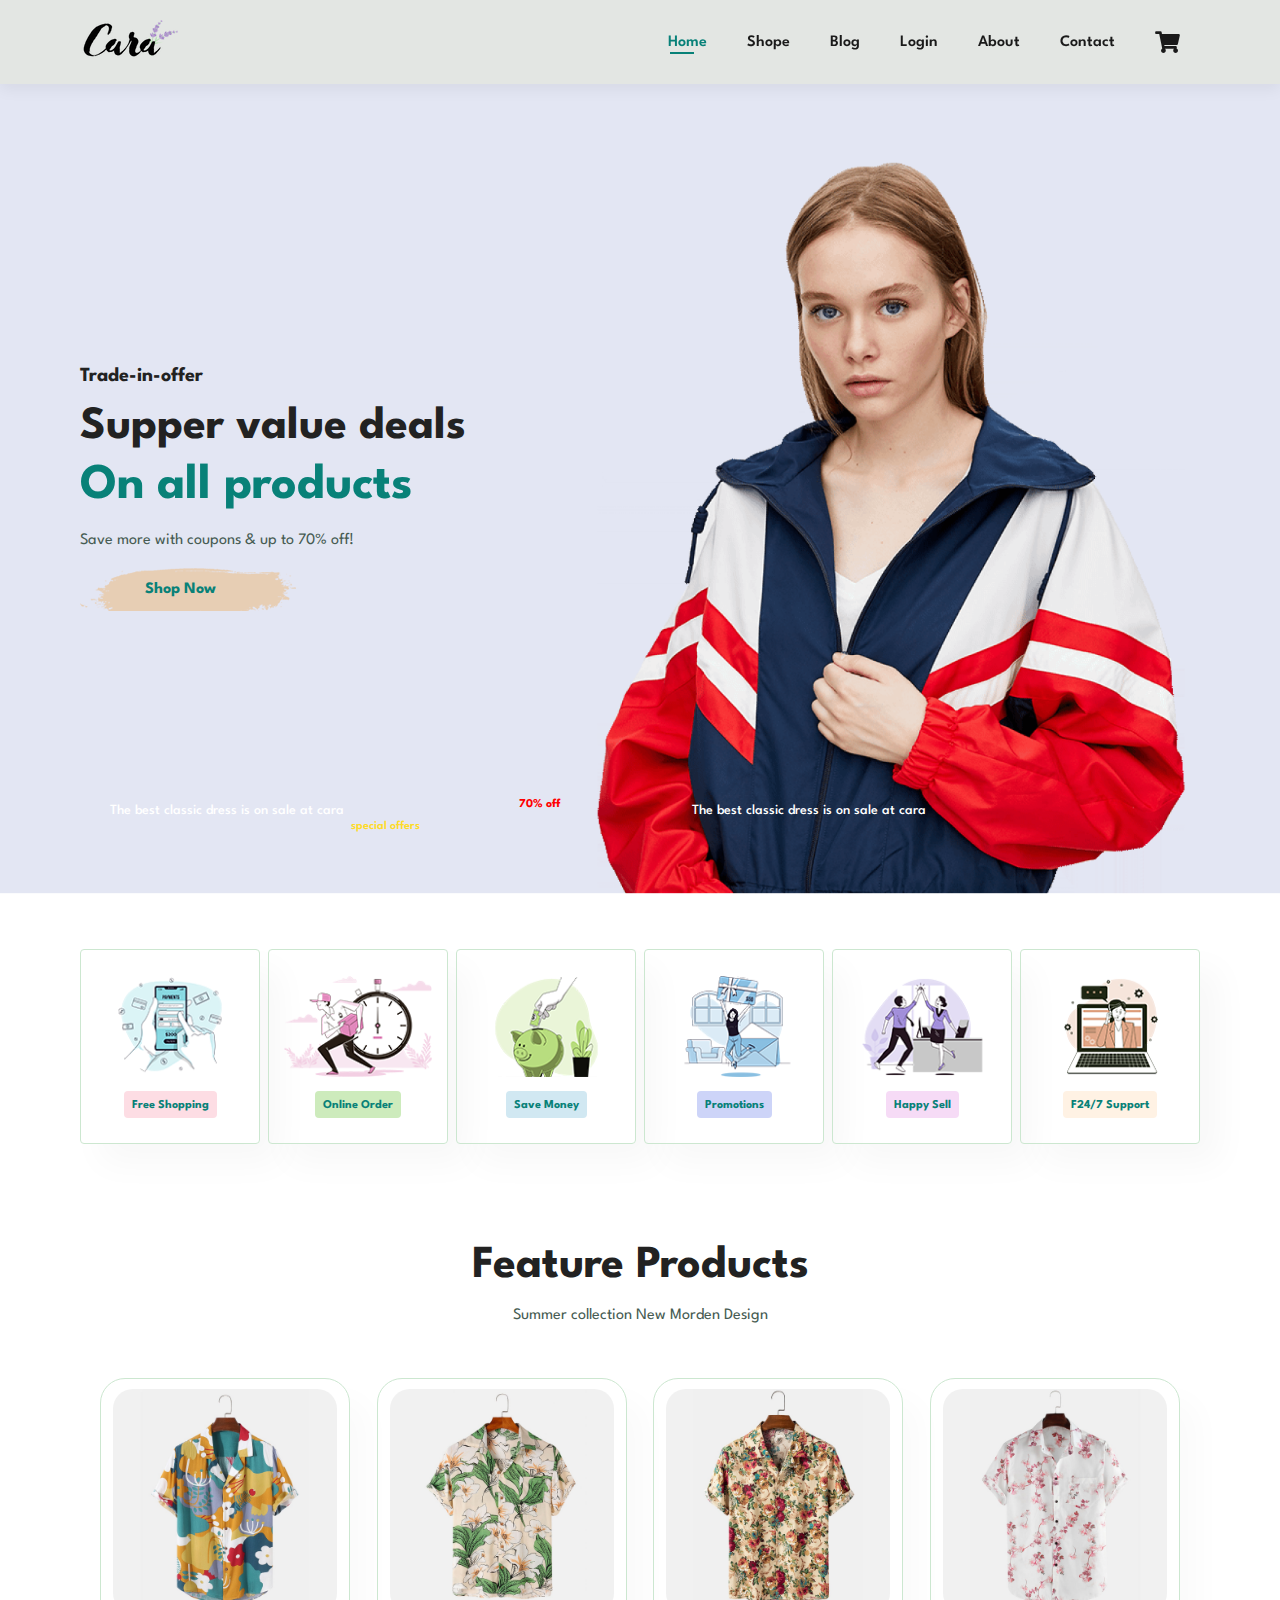
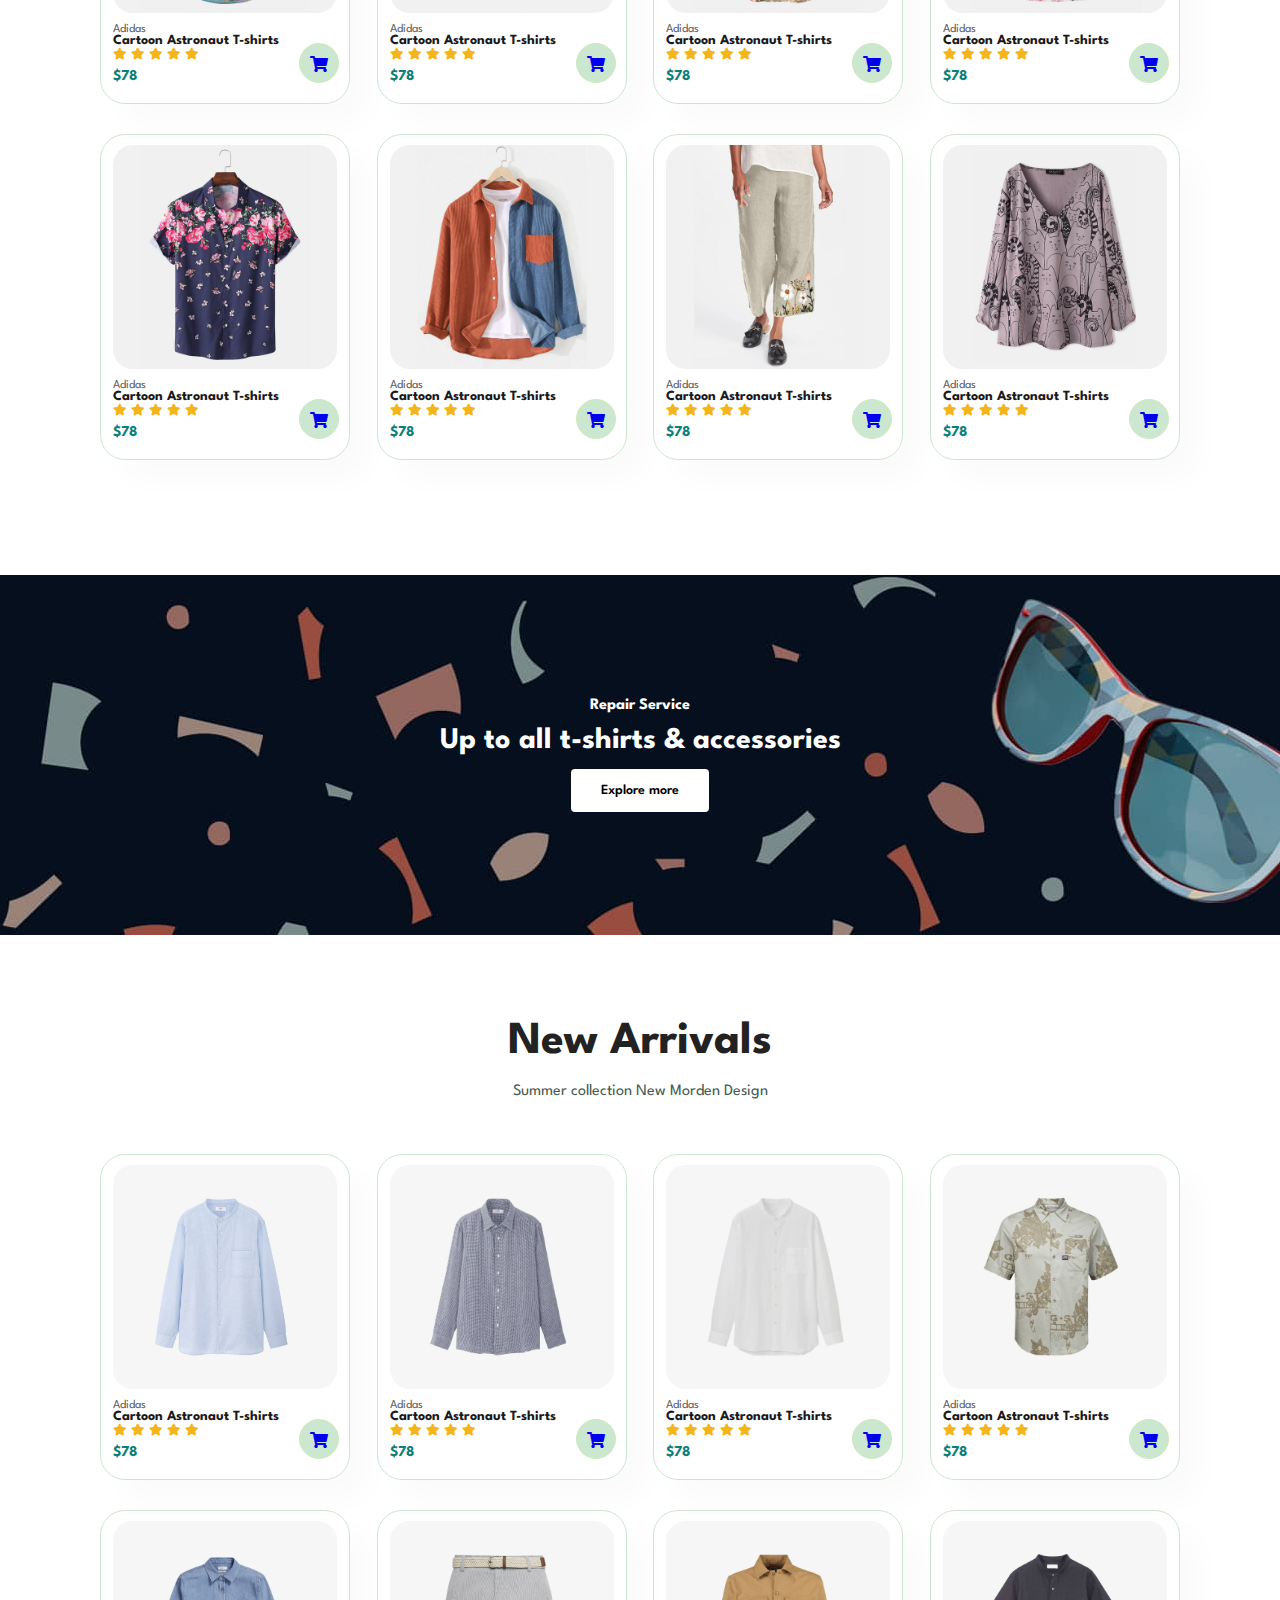
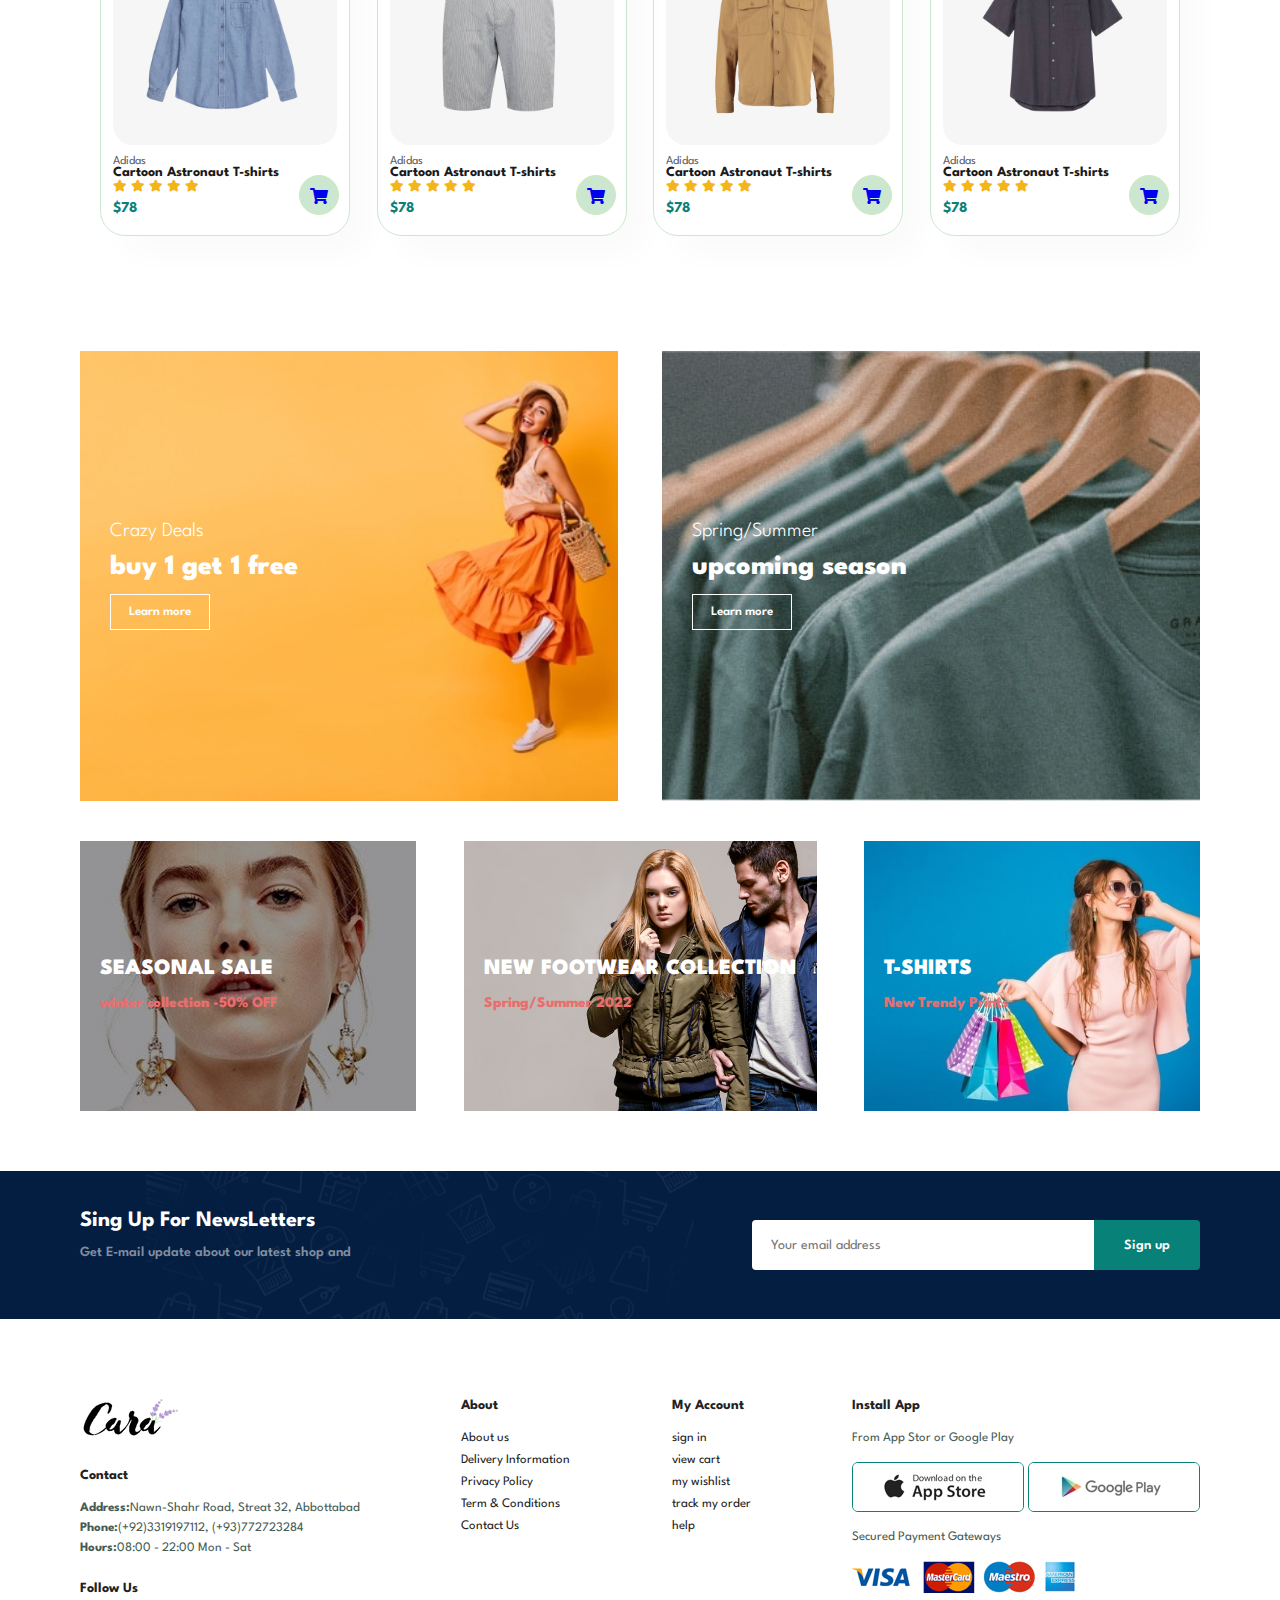
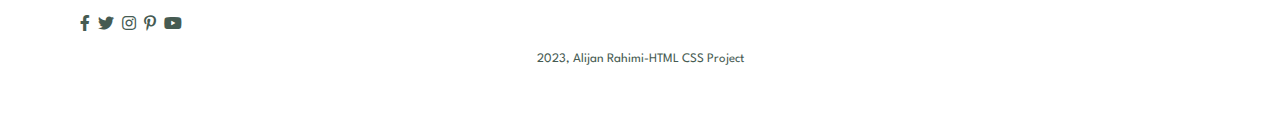
<file: ecommerce project website/index.html>
<!DOCTYPE html>
<html lang="en">
<head>
    <meta charset="UTF-8">
    <meta http-equiv="X-UA-Compatible" content="IE=edge">
    <meta name="viewport" content="width=device-width, initial-scale=1.0">
    <title>Ecommerce-Website</title>
    <link rel="stylesheet" href="https://use.fontawesome.com/releases/v5.15.4/css/all.css"/>
    <link rel="stylesheet" href="style.css">
</head>
<body>
    <section id="header">
        <a href="#"><img src="img/logo.png" class="logo" alt=""></a>
        <div>
            <ul id="navbar">
                <li><a class="active" href="index.html">Home</a></li>
                <li><a href="shop.html">Shope</a></li>
                <li><a href="blog.html">Blog</a></li>
                <li><a href="login.html">Login</a></li>
                <li><a href="about.html">About</a></li>
                <li><a href="contact.html">Contact</a></li>
                <li><a href="cart.html" id="shopping-bag"><i class="fas fa-shopping-cart"></i></a></li>
                <a href="#" id="close-icon"><i class="fas fa-times"></i></a>
            </ul>
        </div>
        <div id="mobile-menu">
            <a href="cart.html"> <i class="fas fa-shopping-cart"></i></a>
            <i id="bar" class="fas fa-outdent"></i>
        </div>
    </section>

    <section id="hero">
        <h4>Trade-in-offer</h4>
        <h2>Supper value deals</h2>
        <h1>On all products</h1>
        <p>Save more with coupons & up to 70% off!</p>
        <button>Shop Now</button>
    </section>

    <section id="feature" class="section-p1">
        <div class="feature-box">
            <img src="img/features/f1.png" alt="">
            <h6>Free Shopping</h6>
        </div>
        <div class="feature-box">
            <img src="img/features/f2.png" alt="">
            <h6>Online Order</h6>
        </div>
        <div class="feature-box">
            <img src="img/features/f3.png" alt="">
            <h6>Save Money</h6>
        </div>
        <div class="feature-box">
            <img src="img/features/f4.png" alt="">
            <h6>Promotions</h6>
        </div>
        <div class="feature-box">
            <img src="img/features/f5.png" alt="">
            <h6>Happy Sell</h6>
        </div>
        <div class="feature-box">
            <img src="img/features/f6.png" alt="">
            <h6>F24/7 Support</h6>
        </div>
    </section>

    <section id="product1" class="section-p1">
        <h2>Feature Products</h2>
        <p>Summer collection New Morden Design</p>
        <div class="pro-container">
            <div class="pro">
                <img src="img/products/f1.jpg" alt="">
                <div class="desciption">
                    <span>Adidas</span>
                    <h5>Cartoon Astronaut T-shirts</h5>
                    <div class="star">
                        <i class="fas fa-star"></i>
                        <i class="fas fa-star"></i>
                        <i class="fas fa-star"></i>
                        <i class="fas fa-star"></i>
                        <i class="fas fa-star"></i>
                    </div>
                    <h4>$78</h4>
                </div>
                <a href="#"><i class="fas fa-shopping-cart shopping-icon"></i></a>
            </div>
            <div class="pro">
                <img src="img/products/f2.jpg" alt="">
                <div class="desciption">
                    <span>Adidas</span>
                    <h5>Cartoon Astronaut T-shirts</h5>
                    <div class="star">
                        <i class="fas fa-star"></i>
                        <i class="fas fa-star"></i>
                        <i class="fas fa-star"></i>
                        <i class="fas fa-star"></i>
                        <i class="fas fa-star"></i>
                    </div>
                    <h4>$78</h4>
                </div>
                <a href="#"><i class="fas fa-shopping-cart shopping-icon"></i></a>
            </div>
            <div class="pro">
                <img src="img/products/f3.jpg" alt="">
                <div class="desciption">
                    <span>Adidas</span>
                    <h5>Cartoon Astronaut T-shirts</h5>
                    <div class="star">
                        <i class="fas fa-star"></i>
                        <i class="fas fa-star"></i>
                        <i class="fas fa-star"></i>
                        <i class="fas fa-star"></i>
                        <i class="fas fa-star"></i>
                    </div>
                    <h4>$78</h4>
                </div>
                <a href="#"><i class="fas fa-shopping-cart shopping-icon"></i></a>
            </div>
            <div class="pro">
                <img src="img/products/f4.jpg" alt="">
                <div class="desciption">
                    <span>Adidas</span>
                    <h5>Cartoon Astronaut T-shirts</h5>
                    <div class="star">
                        <i class="fas fa-star"></i>
                        <i class="fas fa-star"></i>
                        <i class="fas fa-star"></i>
                        <i class="fas fa-star"></i>
                        <i class="fas fa-star"></i>
                    </div>
                    <h4>$78</h4>
                </div>
                <a href="#"><i class="fas fa-shopping-cart shopping-icon"></i></a>
            </div>
            <div class="pro">
                <img src="img/products/f5.jpg" alt="">
                <div class="desciption">
                    <span>Adidas</span>
                    <h5>Cartoon Astronaut T-shirts</h5>
                    <div class="star">
                        <i class="fas fa-star"></i>
                        <i class="fas fa-star"></i>
                        <i class="fas fa-star"></i>
                        <i class="fas fa-star"></i>
                        <i class="fas fa-star"></i>
                    </div>
                    <h4>$78</h4>
                </div>
                <a href="#"><i class="fas fa-shopping-cart shopping-icon"></i></a>
            </div>
            <div class="pro">
                <img src="img/products/f6.jpg" alt="">
                <div class="desciption">
                    <span>Adidas</span>
                    <h5>Cartoon Astronaut T-shirts</h5>
                    <div class="star">
                        <i class="fas fa-star"></i>
                        <i class="fas fa-star"></i>
                        <i class="fas fa-star"></i>
                        <i class="fas fa-star"></i>
                        <i class="fas fa-star"></i>
                    </div>
                    <h4>$78</h4>
                </div>
                <a href="#"><i class="fas fa-shopping-cart shopping-icon"></i></a>
            </div>
            <div class="pro">
                <img src="img/products/f7.jpg" alt="">
                <div class="desciption">
                    <span>Adidas</span>
                    <h5>Cartoon Astronaut T-shirts</h5>
                    <div class="star">
                        <i class="fas fa-star"></i>
                        <i class="fas fa-star"></i>
                        <i class="fas fa-star"></i>
                        <i class="fas fa-star"></i>
                        <i class="fas fa-star"></i>
                    </div>
                    <h4>$78</h4>
                </div>
                <a href="#"><i class="fas fa-shopping-cart shopping-icon"></i></a>
            </div>
            <div class="pro">
                <img src="img/products/f8.jpg" alt="">
                <div class="desciption">
                    <span>Adidas</span>
                    <h5>Cartoon Astronaut T-shirts</h5>
                    <div class="star">
                        <i class="fas fa-star"></i>
                        <i class="fas fa-star"></i>
                        <i class="fas fa-star"></i>
                        <i class="fas fa-star"></i>
                        <i class="fas fa-star"></i>
                    </div>
                    <h4>$78</h4>
                </div>
                <a href="#"><i class="fas fa-shopping-cart shopping-icon"></i></a>
            </div>
        </div>
    </section>

    <section id="bannar" class="section-m1">
        <h4>Repair Service</h4>
        <h2>Up to <span>70% off</span> all t-shirts & accessories</h2>
        <button class="normal">Explore more</button>
    </section>

    <section id="product1" class="section-p1">
        <h2>New Arrivals</h2>
        <p>Summer collection New Morden Design</p>
        <div class="pro-container">
            <div class="pro">
                <img src="img/products/n1.jpg" alt="">
                <div class="desciption">
                    <span>Adidas</span>
                    <h5>Cartoon Astronaut T-shirts</h5>
                    <div class="star">
                        <i class="fas fa-star"></i>
                        <i class="fas fa-star"></i>
                        <i class="fas fa-star"></i>
                        <i class="fas fa-star"></i>
                        <i class="fas fa-star"></i>
                    </div>
                    <h4>$78</h4>
                </div>
                <a href="#"><i class="fas fa-shopping-cart shopping-icon"></i></a>
            </div>
            <div class="pro">
                <img src="img/products/n2.jpg" alt="">
                <div class="desciption">
                    <span>Adidas</span>
                    <h5>Cartoon Astronaut T-shirts</h5>
                    <div class="star">
                        <i class="fas fa-star"></i>
                        <i class="fas fa-star"></i>
                        <i class="fas fa-star"></i>
                        <i class="fas fa-star"></i>
                        <i class="fas fa-star"></i>
                    </div>
                    <h4>$78</h4>
                </div>
                <a href="#"><i class="fas fa-shopping-cart shopping-icon"></i></a>
            </div>
            <div class="pro">
                <img src="img/products/n3.jpg" alt="">
                <div class="desciption">
                    <span>Adidas</span>
                    <h5>Cartoon Astronaut T-shirts</h5>
                    <div class="star">
                        <i class="fas fa-star"></i>
                        <i class="fas fa-star"></i>
                        <i class="fas fa-star"></i>
                        <i class="fas fa-star"></i>
                        <i class="fas fa-star"></i>
                    </div>
                    <h4>$78</h4>
                </div>
                <a href="#"><i class="fas fa-shopping-cart shopping-icon"></i></a>
            </div>
            <div class="pro">
                <img src="img/products/n4.jpg" alt="">
                <div class="desciption">
                    <span>Adidas</span>
                    <h5>Cartoon Astronaut T-shirts</h5>
                    <div class="star">
                        <i class="fas fa-star"></i>
                        <i class="fas fa-star"></i>
                        <i class="fas fa-star"></i>
                        <i class="fas fa-star"></i>
                        <i class="fas fa-star"></i>
                    </div>
                    <h4>$78</h4>
                </div>
                <a href="#"><i class="fas fa-shopping-cart shopping-icon"></i></a>
            </div>
            <div class="pro">
                <img src="img/products/n5.jpg" alt="">
                <div class="desciption">
                    <span>Adidas</span>
                    <h5>Cartoon Astronaut T-shirts</h5>
                    <div class="star">
                        <i class="fas fa-star"></i>
                        <i class="fas fa-star"></i>
                        <i class="fas fa-star"></i>
                        <i class="fas fa-star"></i>
                        <i class="fas fa-star"></i>
                    </div>
                    <h4>$78</h4>
                </div>
                <a href="#"><i class="fas fa-shopping-cart shopping-icon"></i></a>
            </div>
            <div class="pro">
                <img src="img/products/n6.jpg" alt="">
                <div class="desciption">
                    <span>Adidas</span>
                    <h5>Cartoon Astronaut T-shirts</h5>
                    <div class="star">
                        <i class="fas fa-star"></i>
                        <i class="fas fa-star"></i>
                        <i class="fas fa-star"></i>
                        <i class="fas fa-star"></i>
                        <i class="fas fa-star"></i>
                    </div>
                    <h4>$78</h4>
                </div>
                <a href="#"><i class="fas fa-shopping-cart shopping-icon"></i></a>
            </div>
            <div class="pro">
                <img src="img/products/n7.jpg" alt="">
                <div class="desciption">
                    <span>Adidas</span>
                    <h5>Cartoon Astronaut T-shirts</h5>
                    <div class="star">
                        <i class="fas fa-star"></i>
                        <i class="fas fa-star"></i>
                        <i class="fas fa-star"></i>
                        <i class="fas fa-star"></i>
                        <i class="fas fa-star"></i>
                    </div>
                    <h4>$78</h4>
                </div>
                <a href="#"><i class="fas fa-shopping-cart shopping-icon"></i></a>
            </div>
            <div class="pro">
                <img src="img/products/n8.jpg" alt="">
                <div class="desciption">
                    <span>Adidas</span>
                    <h5>Cartoon Astronaut T-shirts</h5>
                    <div class="star">
                        <i class="fas fa-star"></i>
                        <i class="fas fa-star"></i>
                        <i class="fas fa-star"></i>
                        <i class="fas fa-star"></i>
                        <i class="fas fa-star"></i>
                    </div>
                    <h4>$78</h4>
                </div>
                <a href="#"><i class="fas fa-shopping-cart shopping-icon"></i></a>
            </div>
        </div>
    </section>

    <section id="sm-bannar" class="section-p1">
        <div class="bannar-box">
            <h4>Crazy Deals</h4>
            <h2>buy 1 get 1 free</h2>
            <span>The best classic dress is on sale at cara</span>
            <button class="white">Learn more</button>
        </div>
        <div class="bannar-box bannar-box2">
            <h4>Spring/Summer</h4>
            <h2>upcoming season</h2>
            <span>The best classic dress is on sale at cara</span>
            <button class="white">Learn more</button>
        </div>
    </section>

    <section id="bannar3">
        <div class="bannar-box">
            <h2>SEASONAL SALE</h2>
            <h3>winter collection -50% OFF</h3> 
        </div>
        <div class="bannar-box bannar-box2">
            <h2>NEW FOOTWEAR COLLECTION</h2>
            <h3>Spring/Summer 2022</h3> 
        </div>
        <div class="bannar-box bannar-box3">
            <h2>T-SHIRTS</h2>
            <h3>New Trendy Prints</h3> 
        </div>
    </section>

    <section id="newsletter" class="section-p1 section-m1">
        <div class="newstext">
            <h4>Sing Up For NewsLetters</h4>
            <p>Get E-mail update about our latest shop and <span>special offers</span></p>
        </div>
        <div class="form">
            <input type="text" placeholder="Your email address">
            <button class="normal">Sign up</button>
        </div>
    </section>

    <footer class="section-p1">
        <div class="col">
            <img class="logo" src="img/logo.png" alt="">
            <h4>Contact</h4>
            <p><strong>Address:</strong>Nawn-Shahr Road, Streat 32, Abbottabad </p>
            <p><strong>Phone:</strong>(+92)3319197112, (+93)772723284</p>
            <p><strong>Hours:</strong>08:00 - 22:00 Mon - Sat</p>
            <div class="follow">
                <h4>Follow Us</h4>
                <div class="icon">
                    <i class="fab fa-facebook-f"></i>
                    <i class="fab fa-twitter"></i>
                    <i class="fab fa-instagram"></i>
                    <i class="fab fa-pinterest-p"></i>
                    <i class="fab fa-youtube"></i>
                </div>
            </div>
        </div>
        <div class="col">
            <h4>About</h4>
            <a href="#">About us</a>
            <a href="#">Delivery Information</a>
            <a href="#">Privacy Policy</a>
            <a href="#">Term & Conditions</a>
            <a href="#">Contact Us</a>
        </div><div class="col">
            <h4>My Account</h4>
            <a href="#">sign in</a>
            <a href="#">view cart</a>
            <a href="#">my wishlist</a>
            <a href="#">track my order</a>
            <a href="#">help</a>
        </div>
        <div class="col install">
            <h4>Install App</h4>
            <p>From App Stor or Google Play</p>
            <div class="row">
                <img src="img/pay/app.jpg" alt="">
                <img src="img/pay/play.jpg" alt="">
            </div>
            <p>Secured Payment Gateways</p>
            <img src="img/pay/pay.png" alt="">
        </div>
        <div class="copyright">
            <p>2023, Alijan Rahimi-HTML CSS Project</p>
        </div>

    </footer>

    <script src="main.js"></script>
</body>
</html>
</file>
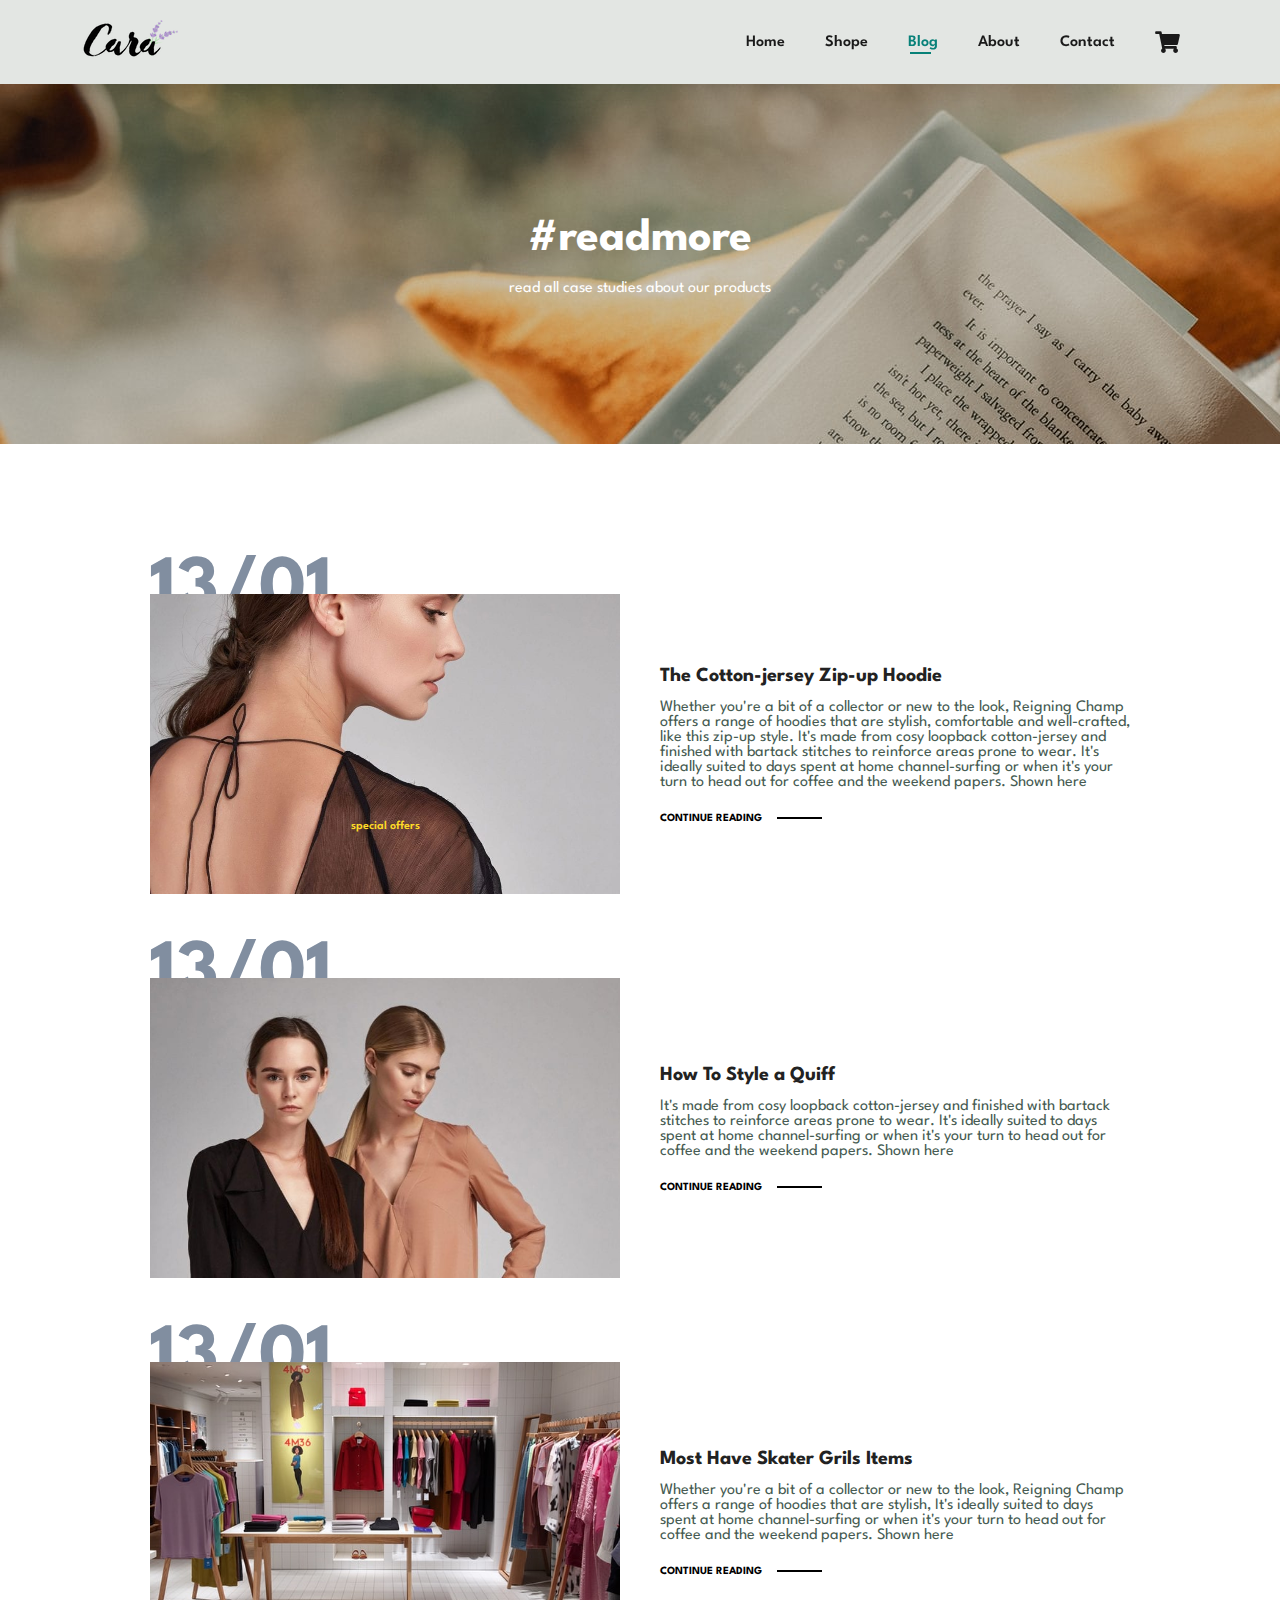
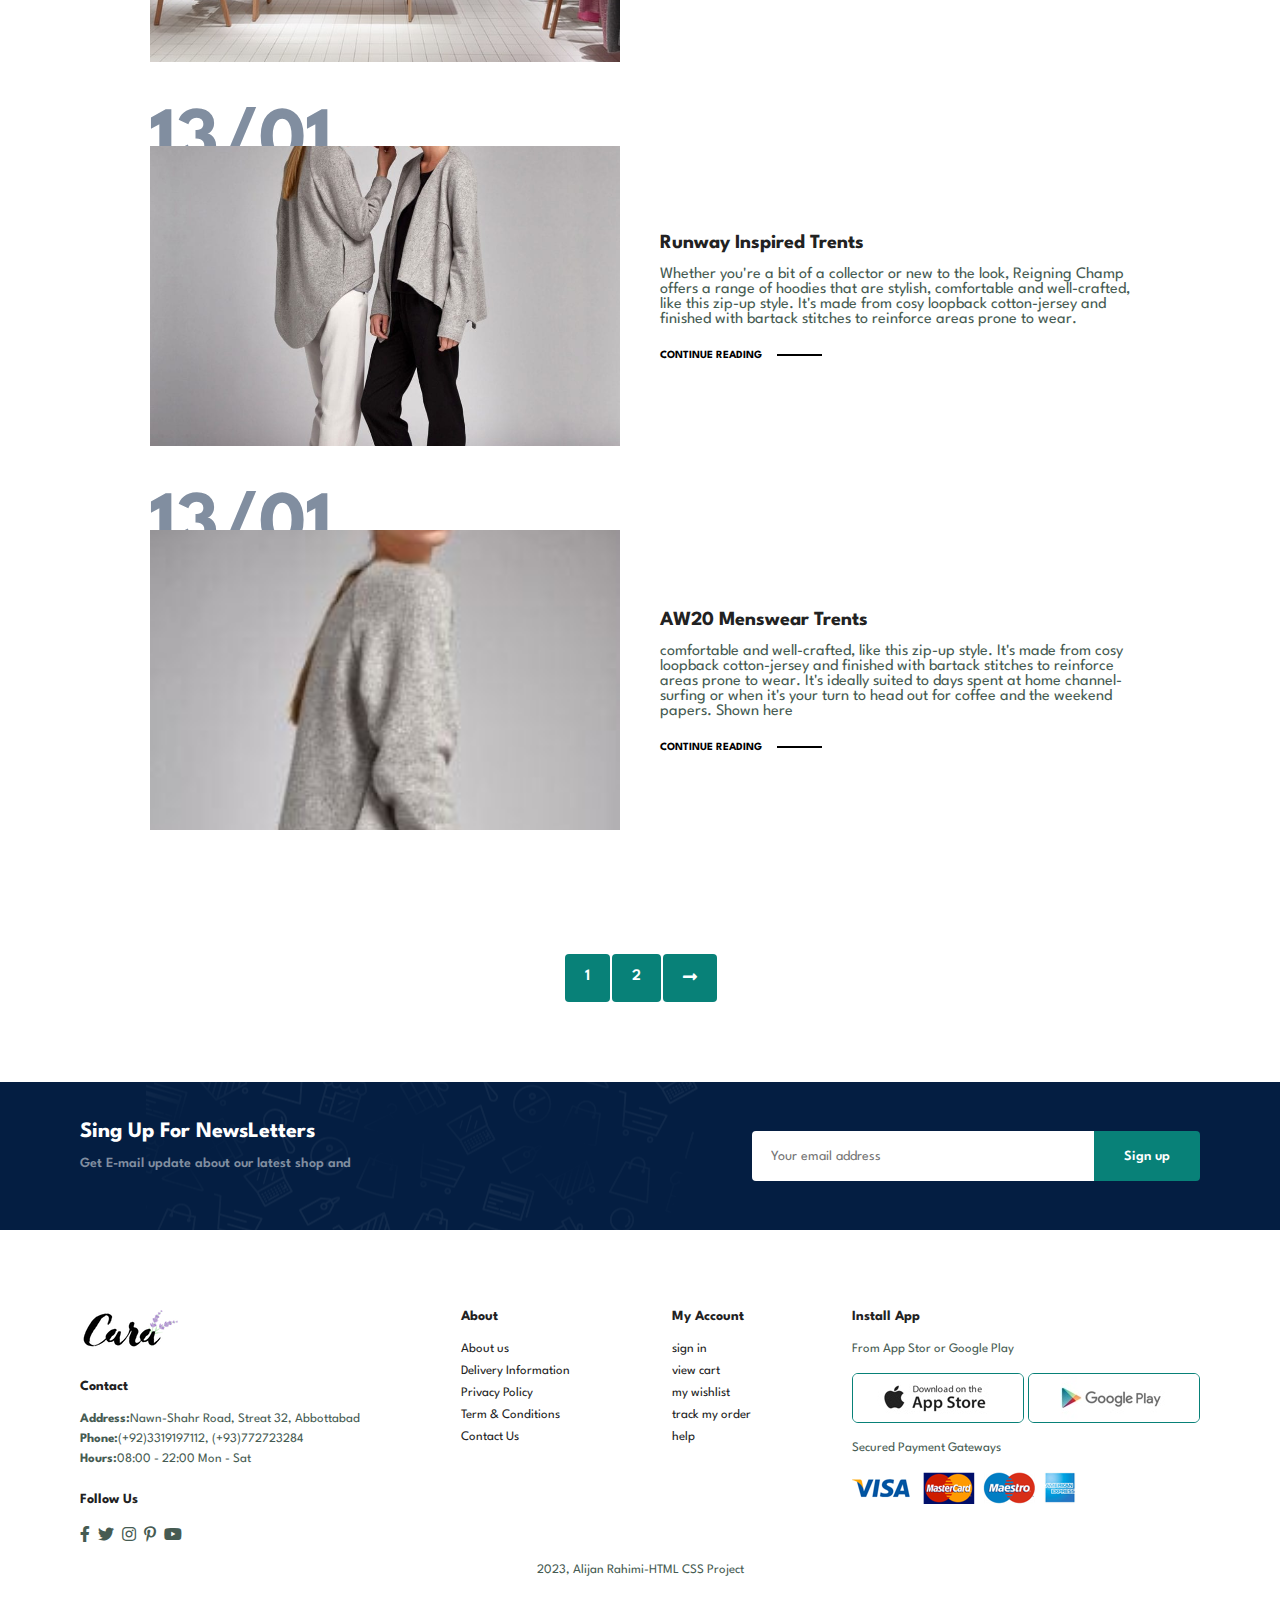
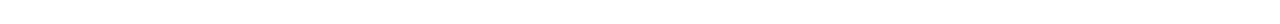
<file: ecommerce project website/blog.html>
<!DOCTYPE html>
<html lang="en">
<head>
    <meta charset="UTF-8">
    <meta http-equiv="X-UA-Compatible" content="IE=edge">
    <meta name="viewport" content="width=device-width, initial-scale=1.0">
    <title>Ecommerce-Website</title>
    <link rel="stylesheet" href="https://use.fontawesome.com/releases/v5.15.4/css/all.css"/>
    <link rel="stylesheet" href="style.css">
</head>
<body>
    <section id="header">
        <a href="#"><img src="img/logo.png" class="logo" alt=""></a>
        <div>
            <ul id="navbar">
                <li><a href="index.html">Home</a></li>
                <li><a href="shop.html">Shope</a></li>
                <li><a class="active" href="blog.html">Blog</a></li>
                <li><a href="about.html">About</a></li>
                <li><a href="contact.html">Contact</a></li>
                <li><a href="cart.html" id="shopping-bag"><i class="fas fa-shopping-cart"></i></a></li>
                <a href="#" id="close-icon"><i class="fas fa-times"></i></a>
            </ul>
        </div>
        <div id="mobile-menu">
            <a href="cart.html"> <i class="fas fa-shopping-cart"></i></a>
            <i id="bar" class="fas fa-outdent"></i>
        </div>
    </section>

    <section id="page-header" class="blog-header" >
        <h2>#readmore</h2>
        <p>read all case studies about our products</p>
    </section>  

    <section id="blog-page" >
        <div class="blog-box">
            <div class="blog-img">
                <img src="img/blog/b1.jpg" alt="">
            </div>
            <div class="blog-details">
                <h4>The Cotton-jersey Zip-up Hoodie</h4>
                <p>Whether you're a bit of a collector or new to the look, Reigning Champ offers
                 a range of hoodies that are stylish, comfortable and well-crafted, like this 
                 zip-up style. It's made from cosy loopback cotton-jersey and finished with bartack
                 stitches to reinforce areas prone to wear. It's ideally suited to days spent at
                 home channel-surfing or when it's your turn to head out for coffee and the weekend 
                papers. Shown here</p>
                <a href="#">CONTINUE READING</a>
            </div>
            <h1>13/01</h1>
        </div>
        <div class="blog-box">
            <div class="blog-img">
                <img src="img/blog/b2.jpg" alt="">
            </div>
            <div class="blog-details">
                <h4>How To Style a Quiff</h4>
                <p> It's made from cosy loopback cotton-jersey and finished with bartack
                 stitches to reinforce areas prone to wear. It's ideally suited to days spent at
                 home channel-surfing or when it's your turn to head out for coffee and the weekend 
                papers. Shown here</p>
                <a href="#">CONTINUE READING</a>
            </div>
            <h1>13/01</h1>
        </div>
        <div class="blog-box">
            <div class="blog-img">
                <img src="img/blog/b3.jpg" alt="">
            </div>
            <div class="blog-details">
                <h4>Most Have Skater Grils Items</h4>
                <p>Whether you're a bit of a collector or new to the look, Reigning Champ offers
                 a range of hoodies that are stylish, It's ideally suited to days spent at
                 home channel-surfing or when it's your turn to head out for coffee and the weekend 
                papers. Shown here</p>
                <a href="#">CONTINUE READING</a>
            </div>
            <h1>13/01</h1>
        </div>
        <div class="blog-box">
            <div class="blog-img">
                <img src="img/blog/b4.jpg" alt="">
            </div>
            <div class="blog-details">
                <h4>Runway Inspired Trents</h4>
                <p>Whether you're a bit of a collector or new to the look, Reigning Champ offers
                 a range of hoodies that are stylish, comfortable and well-crafted, like this 
                 zip-up style. It's made from cosy loopback cotton-jersey and finished with bartack
                 stitches to reinforce areas prone to wear. </p>
                <a href="#">CONTINUE READING</a>
            </div>
            <h1>13/01</h1>
        </div>
        <div class="blog-box">
            <div class="blog-img">
                <img src="img/blog/b5.jpg" alt="">
            </div>
            <div class="blog-details">
                <h4>AW20 Menswear Trents</h4>
                <p> comfortable and well-crafted, like this 
                 zip-up style. It's made from cosy loopback cotton-jersey and finished with bartack
                 stitches to reinforce areas prone to wear. It's ideally suited to days spent at
                 home channel-surfing or when it's your turn to head out for coffee and the weekend 
                papers. Shown here</p>
                <a href="#">CONTINUE READING</a>
            </div>
            <h1>13/01</h1>
        </div>
    </section>

    <section id="pagination" class="section-p1">
        <a href="#">1</a>
        <a href="#">2</a>
        <a href="#"><i class="fas fa-long-arrow-alt-right"></i></a>
    </section>

    <section id="newsletter" class="section-p1 section-m1">
        <div class="newstext">
            <h4>Sing Up For NewsLetters</h4>
            <p>Get E-mail update about our latest shop and <span>special offers</span></p>
        </div>
        <div class="form">
            <input type="text" placeholder="Your email address">
            <button class="normal">Sign up</button>
        </div>
    </section>

    <footer class="section-p1">
        <div class="col">
            <img class="logo" src="img/logo.png" alt="">
            <h4>Contact</h4>
            <p><strong>Address:</strong>Nawn-Shahr Road, Streat 32, Abbottabad </p>
            <p><strong>Phone:</strong>(+92)3319197112, (+93)772723284</p>
            <p><strong>Hours:</strong>08:00 - 22:00 Mon - Sat</p>
            <div class="follow">
                <h4>Follow Us</h4>
                <div class="icon">
                    <i class="fab fa-facebook-f"></i>
                    <i class="fab fa-twitter"></i>
                    <i class="fab fa-instagram"></i>
                    <i class="fab fa-pinterest-p"></i>
                    <i class="fab fa-youtube"></i>
                </div>
            </div>
        </div>
        <div class="col">
            <h4>About</h4>
            <a href="#">About us</a>
            <a href="#">Delivery Information</a>
            <a href="#">Privacy Policy</a>
            <a href="#">Term & Conditions</a>
            <a href="#">Contact Us</a>
        </div><div class="col">
            <h4>My Account</h4>
            <a href="#">sign in</a>
            <a href="#">view cart</a>
            <a href="#">my wishlist</a>
            <a href="#">track my order</a>
            <a href="#">help</a>
        </div>
        <div class="col install">
            <h4>Install App</h4>
            <p>From App Stor or Google Play</p>
            <div class="row">
                <img src="img/pay/app.jpg" alt="">
                <img src="img/pay/play.jpg" alt="">
            </div>
            <p>Secured Payment Gateways</p>
            <img src="img/pay/pay.png" alt="">
        </div>
        <div class="copyright">
            <p>2023, Alijan Rahimi-HTML CSS Project</p>
        </div>

    </footer>

    <script src="main.js"></script>
</body>
</html>
</file>
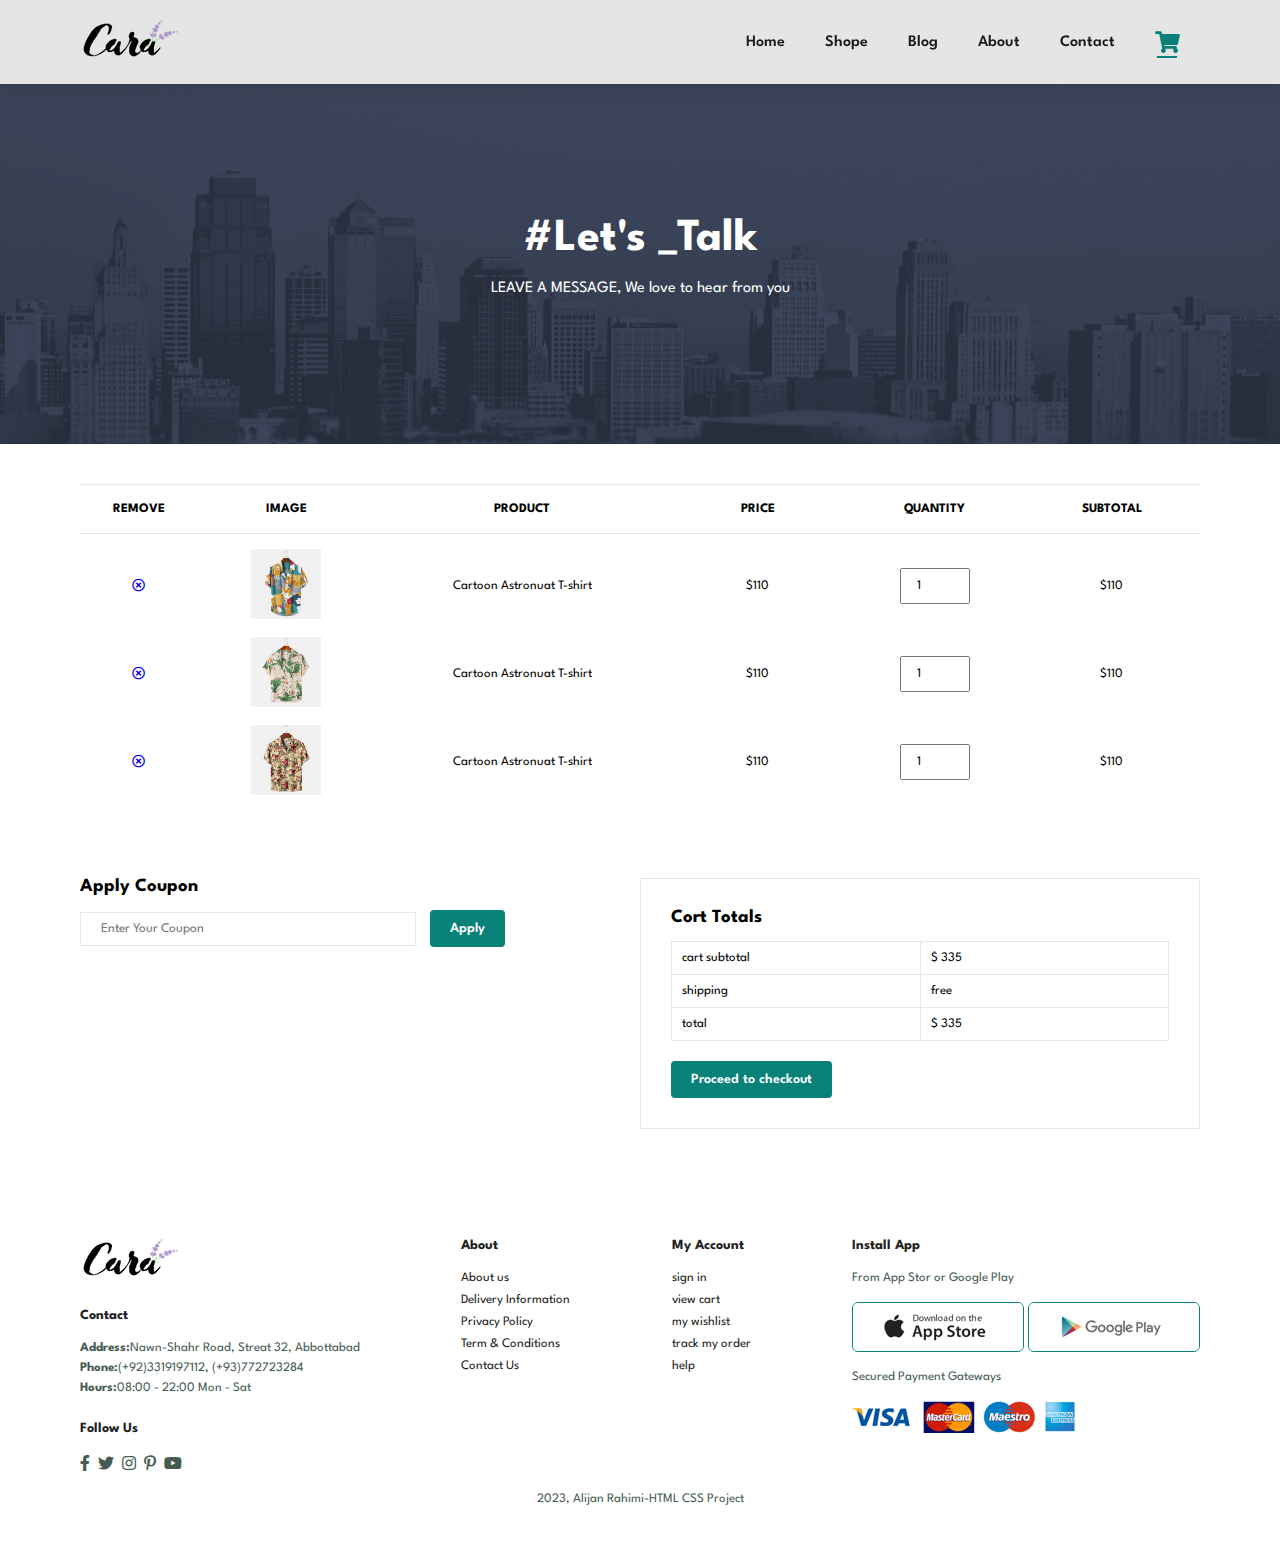
<file: ecommerce project website/cart.html>
<!DOCTYPE html>
<html lang="en">
<head>
    <meta charset="UTF-8">
    <meta http-equiv="X-UA-Compatible" content="IE=edge">
    <meta name="viewport" content="width=device-width, initial-scale=1.0">
    <title>Ecommerce-Website</title>
    <link rel="stylesheet" href="https://use.fontawesome.com/releases/v5.15.4/css/all.css"/>
    <link rel="stylesheet" href="style.css">
</head>
<body>
    <section id="header">
        <a href="#"><img src="img/logo.png" class="logo" alt=""></a>
        <div>
            <ul id="navbar">
                <li><a href="index.html">Home</a></li>
                <li><a href="shop.html">Shope</a></li>
                <li><a  href="blog.html">Blog</a></li>
                <li><a href="about.html">About</a></li>
                <li><a  href="contact.html">Contact</a></li>
                <li><a class="active" href="cart.html" id="shopping-bag"><i class="fas fa-shopping-cart active"></i></a></li>
                <a href="#" id="close-icon"><i class="fas fa-times"></i></a>
            </ul>
        </div>
        <div id="mobile-menu">
            <a href="cart.html"> <i class="fas fa-shopping-cart"></i></a>
            <i id="bar" class="fas fa-outdent"></i>
        </div>
    </section>

    <section id="page-header" class="about-header" >
        <h2>#Let's _Talk</h2>
        <p>LEAVE A MESSAGE, We love to hear from you</p>
    </section>  

    <section id="cart-page" class="section-p1">
        <table width="100%">
            <thead>
                <tr>
                    <td>Remove</td>
                    <td>Image</td>
                    <td>Product</td>
                    <td>Price</td>
                    <td>Quantity</td>
                    <td>Subtotal</td>
                </tr>
            </thead>
            <tbody>
                <tr>
                    <td><a href="#"> <i class="far fa-times-circle"></i> </a></td>
                    <td><img src="img/products/f1.jpg" alt=""></td>
                    <td>Cartoon Astronuat T-shirt</td>
                    <td>$110</td>
                    <td><input type="number" value="1"></td>
                    <td>$110</td>
                </tr>
                <tr>
                    <td><a href="#"> <i class="far fa-times-circle"></i> </a></td>
                    <td><img src="img/products/f2.jpg" alt=""></td>
                    <td>Cartoon Astronuat T-shirt</td>
                    <td>$110</td>
                    <td><input type="number" value="1"></td>
                    <td>$110</td>
                </tr>
                <tr>
                    <td><a href="#"> <i class="far fa-times-circle"></i> </a></td>
                    <td><img src="img/products/f3.jpg" alt=""></td>
                    <td>Cartoon Astronuat T-shirt</td>
                    <td>$110</td>
                    <td><input type="number" value="1"></td>
                    <td>$110</td>
                </tr>
            </tbody>
        </table>
    </section>

    <section id="cart-add" class="section-p1">
        <div id="coupon">
            <h3>Apply Coupon</h3>
            <div>
                <input type="text" placeholder="Enter Your Coupon">
                <button class="normal">Apply</button>
            </div>
        </div>
        <div id="subtotal">
            <h3>Cort Totals</h3>
            <table>
                <tr>
                    <td>cart subtotal</td>
                    <td>$ 335</td>
                </tr>
                <tr>
                    <td>shipping</td>
                    <td>free</td>
                </tr>
                <tr>
                    <td>total</td>
                    <td>$ 335</td>
                </tr>
            </table>
            <button class="normal">Proceed to checkout</button>
        </div>
    </section>

    <footer class="section-p1">
        <div class="col">
            <img class="logo" src="img/logo.png" alt="">
            <h4>Contact</h4>
            <p><strong>Address:</strong>Nawn-Shahr Road, Streat 32, Abbottabad </p>
            <p><strong>Phone:</strong>(+92)3319197112, (+93)772723284</p>
            <p><strong>Hours:</strong>08:00 - 22:00 Mon - Sat</p>
            <div class="follow">
                <h4>Follow Us</h4>
                <div class="icon">
                    <i class="fab fa-facebook-f"></i>
                    <i class="fab fa-twitter"></i>
                    <i class="fab fa-instagram"></i>
                    <i class="fab fa-pinterest-p"></i>
                    <i class="fab fa-youtube"></i>
                </div>
            </div>
        </div>
        <div class="col">
            <h4>About</h4>
            <a href="#">About us</a>
            <a href="#">Delivery Information</a>
            <a href="#">Privacy Policy</a>
            <a href="#">Term & Conditions</a>
            <a href="#">Contact Us</a>
        </div><div class="col">
            <h4>My Account</h4>
            <a href="#">sign in</a>
            <a href="#">view cart</a>
            <a href="#">my wishlist</a>
            <a href="#">track my order</a>
            <a href="#">help</a>
        </div>
        <div class="col install">
            <h4>Install App</h4>
            <p>From App Stor or Google Play</p>
            <div class="row">
                <img src="img/pay/app.jpg" alt="">
                <img src="img/pay/play.jpg" alt="">
            </div>
            <p>Secured Payment Gateways</p>
            <img src="img/pay/pay.png" alt="">
        </div>
        <div class="copyright">
            <p>2023, Alijan Rahimi-HTML CSS Project</p>
        </div>

    </footer>

    <script src="main.js"></script>
</body>
</html>
</file>
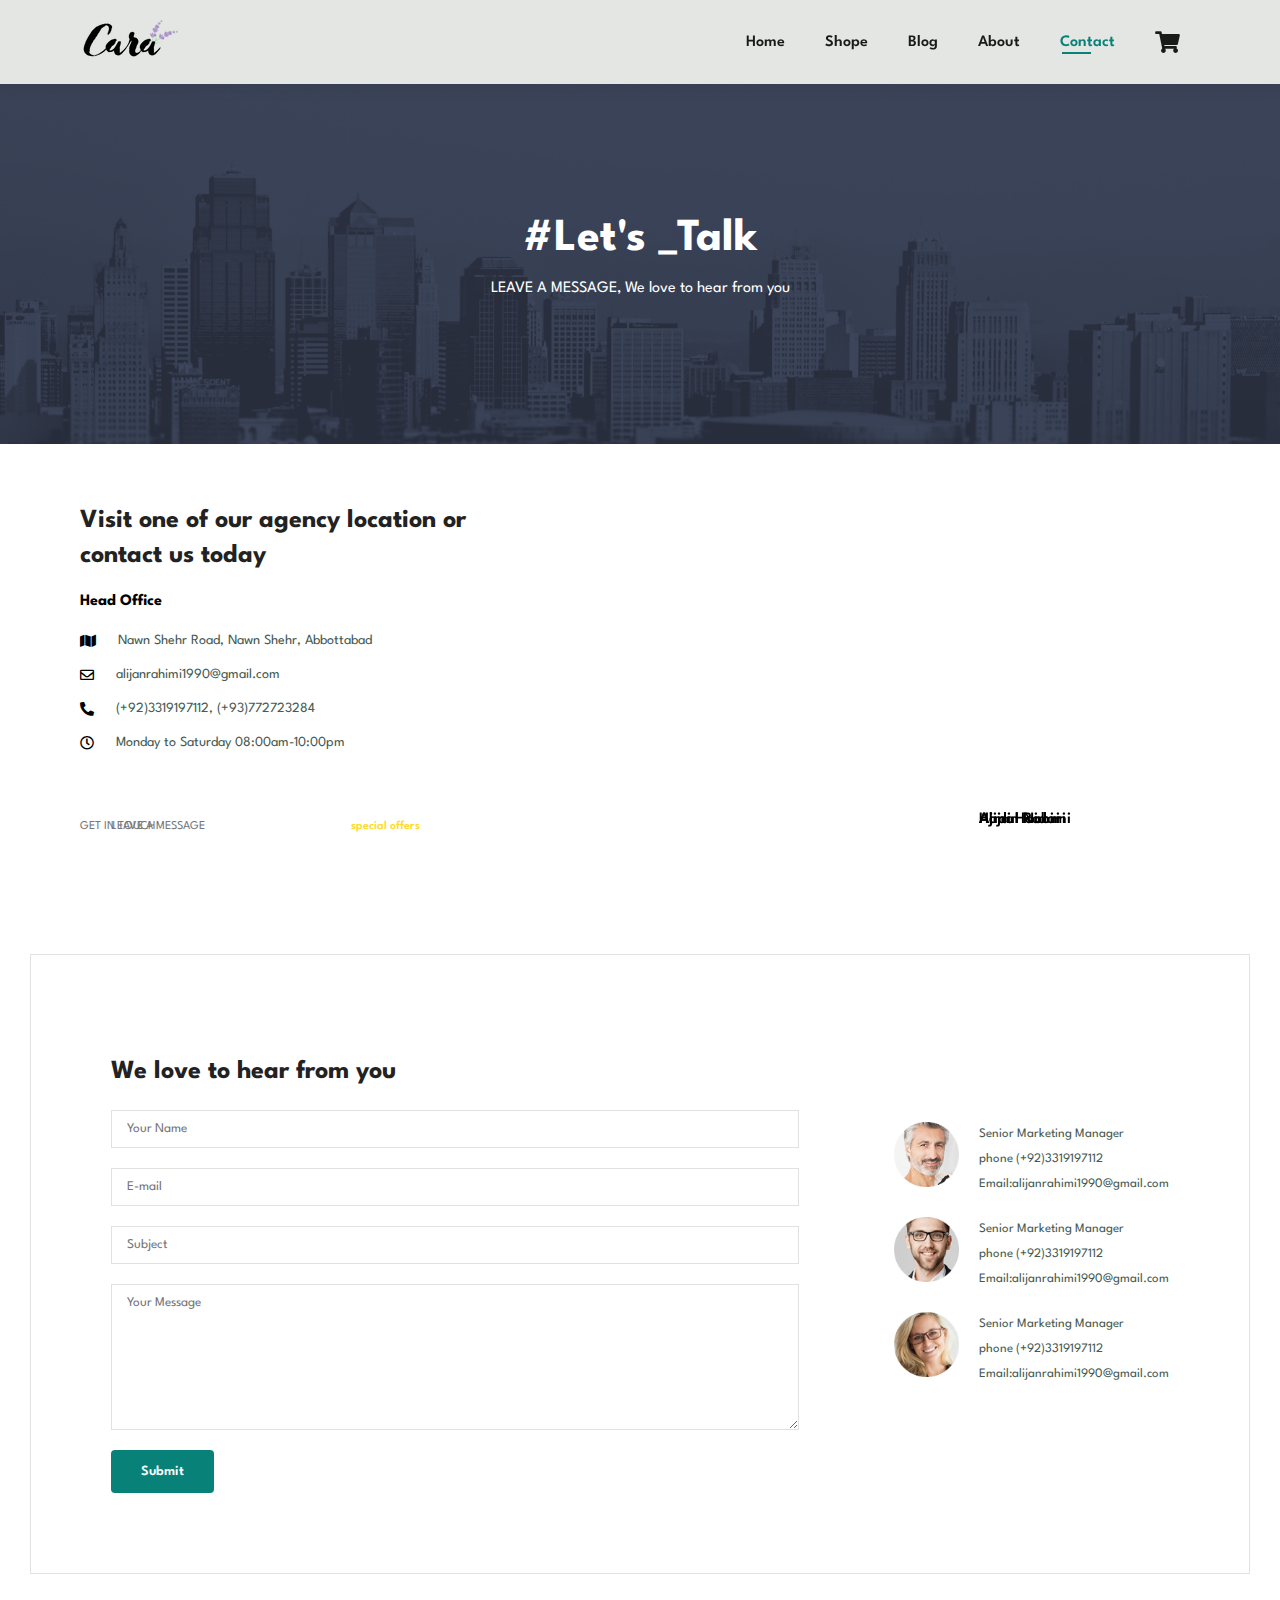
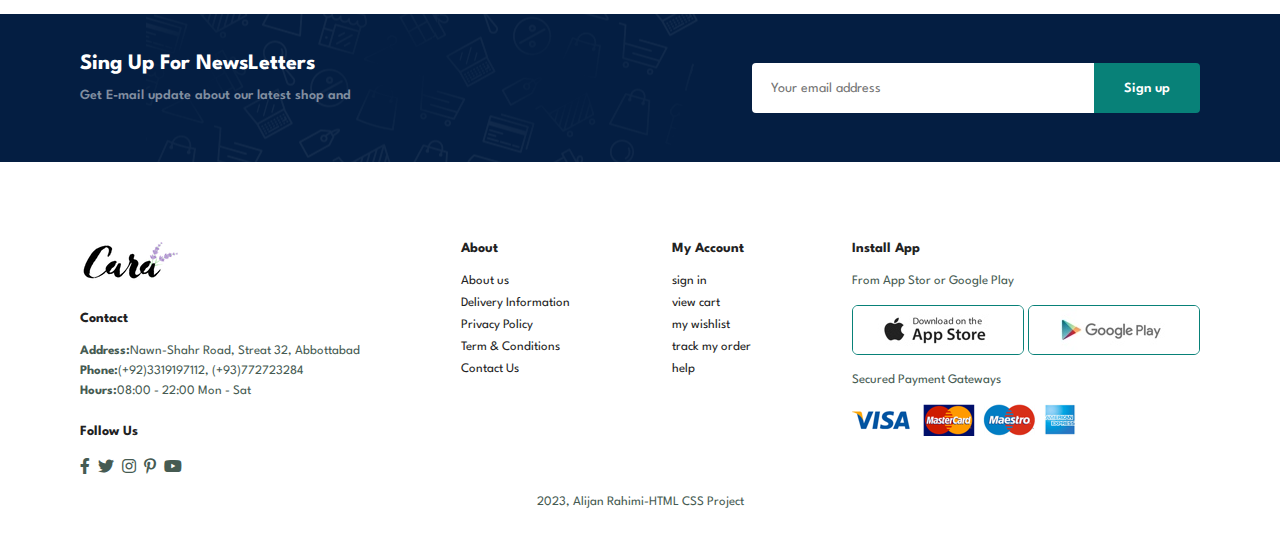
<file: ecommerce project website/contact.html>
<!DOCTYPE html>
<html lang="en">
<head>
    <meta charset="UTF-8">
    <meta http-equiv="X-UA-Compatible" content="IE=edge">
    <meta name="viewport" content="width=device-width, initial-scale=1.0">
    <title>Ecommerce-Website</title>
    <link rel="stylesheet" href="https://use.fontawesome.com/releases/v5.15.4/css/all.css"/>
    <link rel="stylesheet" href="style.css">
</head>
<body>
    <section id="header">
        <a href="#"><img src="img/logo.png" class="logo" alt=""></a>
        <div>
            <ul id="navbar">
                <li><a href="index.html">Home</a></li>
                <li><a href="shop.html">Shope</a></li>
                <li><a  href="blog.html">Blog</a></li>
                <li><a href="about.html">About</a></li>
                <li><a class="active" href="contact.html">Contact</a></li>
                <li><a href="cart.html" id="shopping-bag"><i class="fas fa-shopping-cart"></i></a></li>
                <a href="#" id="close-icon"><i class="fas fa-times"></i></a>
            </ul>
        </div>
        <div id="mobile-menu">
            <a href="cart.html"> <i class="fas fa-shopping-cart"></i></a>
            <i id="bar" class="fas fa-outdent"></i>
        </div>
    </section>

    <section id="page-header" class="about-header" >
        <h2>#Let's _Talk</h2>
        <p>LEAVE A MESSAGE, We love to hear from you</p>
    </section>  

    <section id="contact-details" class="section-p1">
        <div class="details">
            <span>GET IN TOUCH</span>
            <h2>Visit one of our agency location or contact us today</h2>
            <h3>Head Office</h3>
            <div>
                <li>
                    <i class="fas fa-map"></i>
                    <p>Nawn Shehr Road, Nawn Shehr, Abbottabad</p>
                </li>
                <li>
                    <i class="far fa-envelope"></i>
                    <p>alijanrahimi1990@gmail.com</p>
                </li>
                <li>
                    <i class="fas fa-phone-alt"></i>
                    <p>(+92)3319197112, (+93)772723284</p>
                </li>
                <li>
                    <i class="far fa-clock"></i>
                    <p>Monday to Saturday 08:00am-10:00pm</p>
                </li>
            </div>
        </div>
        <div class="map">
            <iframe src="https://www.google.com/maps/embed?pb=!1m18!1m12!1m3!
            1d6602.617610585667!2d73.25949932425188!3d34.1640215997207!2m3!
            1f0!2f0!3f0!3m2!1i1024!2i768!4f13.1!3m3!1m2!1s0x38de31c2f9175ab3%3
            A0xc42aaec3200a65f3!2sNawansher%20Nawan%20Shehr%20Town%2C%20
            Abbottabad%2C%20Khyber%20Pakhtunkhwa%2C%20Pakistan!5e0!3m2!1sen!2s
            !4v1677511410527!5m2!1sen!2s" width="600" height="450" 
            style="border:0;" allowfullscreen="" loading="lazy" 
            referrerpolicy="no-referrer-when-downgrade"></iframe>
        </div>
    </section>

    <section id="form-details">
        <form action="">
            <span>LEAVE A MESSAGE</span>
            <h2>We love to hear from you</h2>
            <input type="text" placeholder="Your Name">
            <input type="text" placeholder="E-mail">
            <input type="text" placeholder="Subject">
            <textarea name="" id="" cols="30" rows="10" placeholder="Your Message"></textarea>
            <button class="normal">Submit</button>
        </form>
        <div class="people">
            <div>
                <img src="img/people/1.png" alt="">
                <p><span>Alijan Rahimi</span>Senior Marketing Manager <br>phone (+92)3319197112
                <br>Email:alijanrahimi1990@gmail.com</p>
            </div>
            <div>
                <img src="img/people/2.png" alt="">
                <p><span>Hadi Haidari</span>Senior Marketing Manager <br>phone (+92)3319197112
                <br>Email:alijanrahimi1990@gmail.com</p>
            </div>
            <div>
                <img src="img/people/3.png" alt="">
                <p><span>Ajmal Noori</span>Senior Marketing Manager <br>phone (+92)3319197112
                <br>Email:alijanrahimi1990@gmail.com</p>
            </div>
        </div>
    </section>

    <section id="newsletter" class="section-p1 section-m1">
        <div class="newstext">
            <h4>Sing Up For NewsLetters</h4>
            <p>Get E-mail update about our latest shop and <span>special offers</span></p>
        </div>
        <div class="form">
            <input type="text" placeholder="Your email address">
            <button class="normal">Sign up</button>
        </div>
    </section>

    <footer class="section-p1">
        <div class="col">
            <img class="logo" src="img/logo.png" alt="">
            <h4>Contact</h4>
            <p><strong>Address:</strong>Nawn-Shahr Road, Streat 32, Abbottabad </p>
            <p><strong>Phone:</strong>(+92)3319197112, (+93)772723284</p>
            <p><strong>Hours:</strong>08:00 - 22:00 Mon - Sat</p>
            <div class="follow">
                <h4>Follow Us</h4>
                <div class="icon">
                    <i class="fab fa-facebook-f"></i>
                    <i class="fab fa-twitter"></i>
                    <i class="fab fa-instagram"></i>
                    <i class="fab fa-pinterest-p"></i>
                    <i class="fab fa-youtube"></i>
                </div>
            </div>
        </div>
        <div class="col">
            <h4>About</h4>
            <a href="#">About us</a>
            <a href="#">Delivery Information</a>
            <a href="#">Privacy Policy</a>
            <a href="#">Term & Conditions</a>
            <a href="#">Contact Us</a>
        </div><div class="col">
            <h4>My Account</h4>
            <a href="#">sign in</a>
            <a href="#">view cart</a>
            <a href="#">my wishlist</a>
            <a href="#">track my order</a>
            <a href="#">help</a>
        </div>
        <div class="col install">
            <h4>Install App</h4>
            <p>From App Stor or Google Play</p>
            <div class="row">
                <img src="img/pay/app.jpg" alt="">
                <img src="img/pay/play.jpg" alt="">
            </div>
            <p>Secured Payment Gateways</p>
            <img src="img/pay/pay.png" alt="">
        </div>
        <div class="copyright">
            <p>2023, Alijan Rahimi-HTML CSS Project</p>
        </div>

    </footer>

    <script src="main.js"></script>
</body>
</html>
</file>
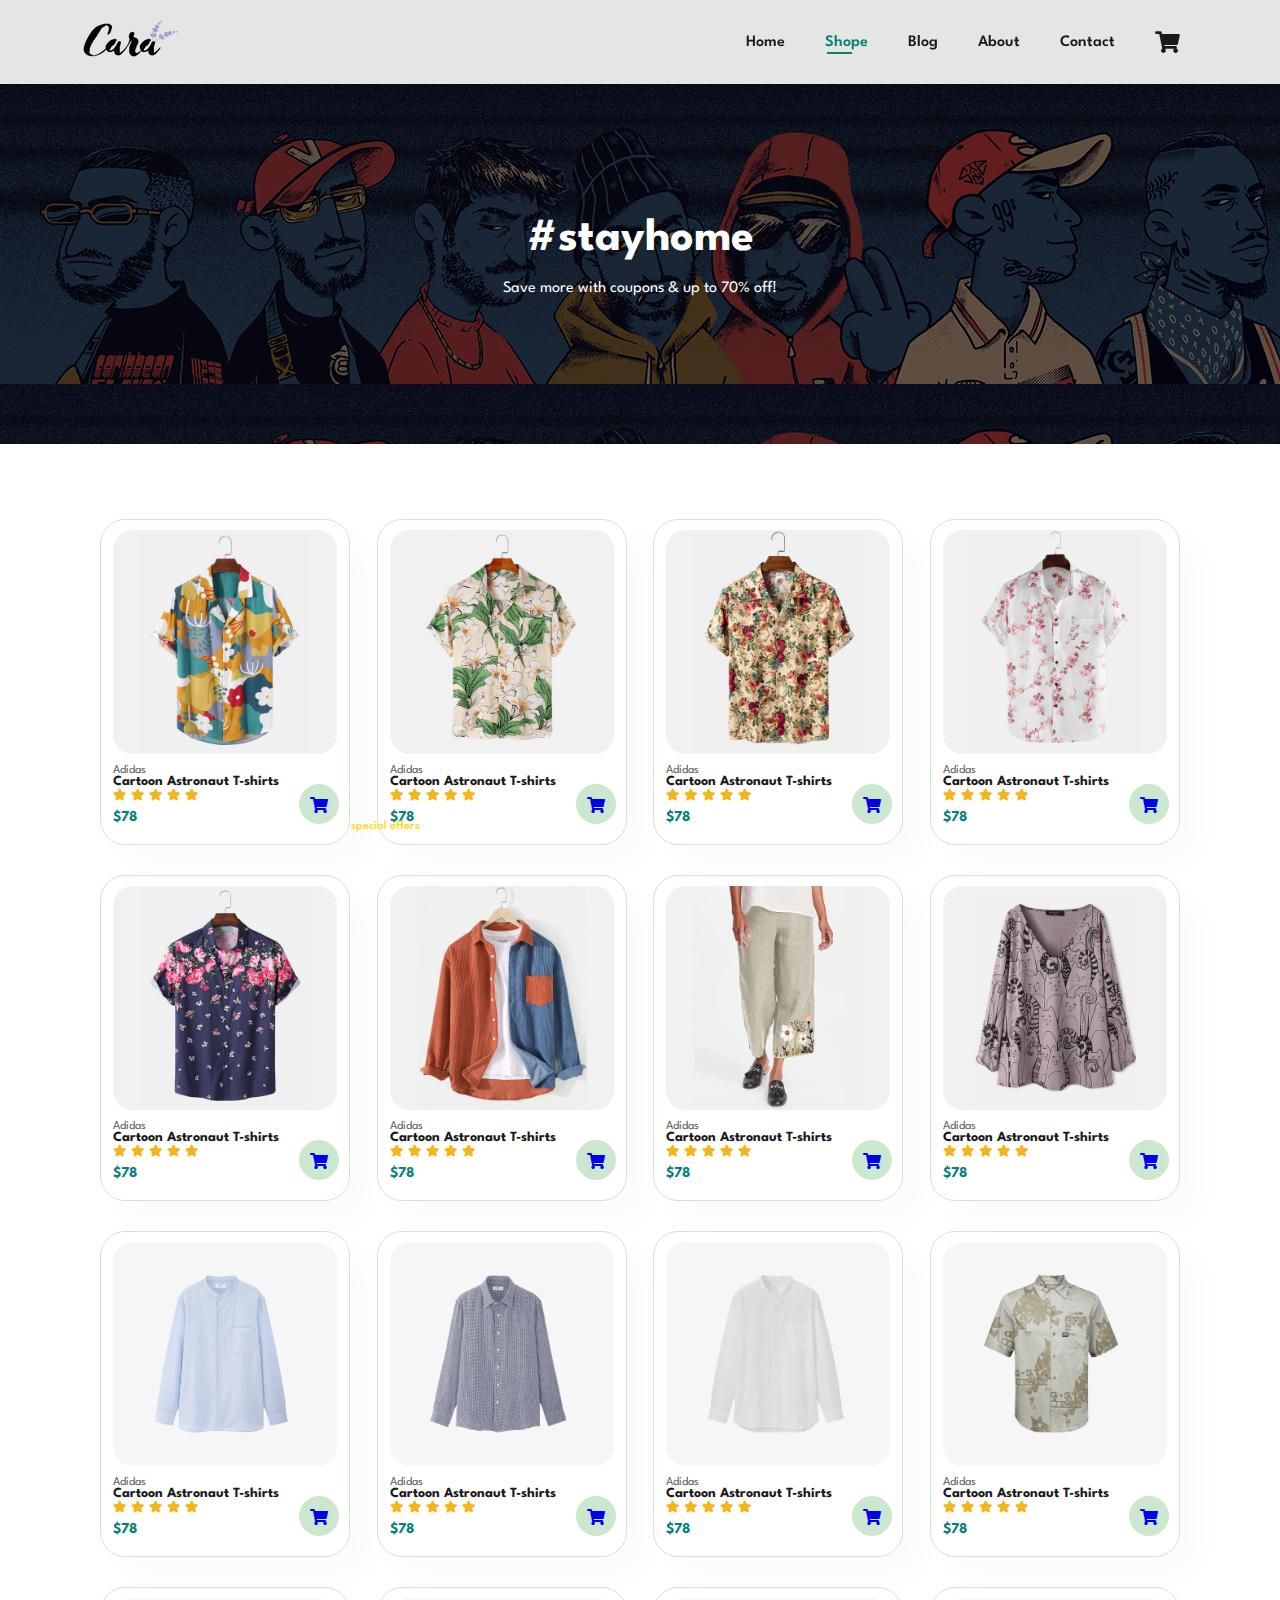
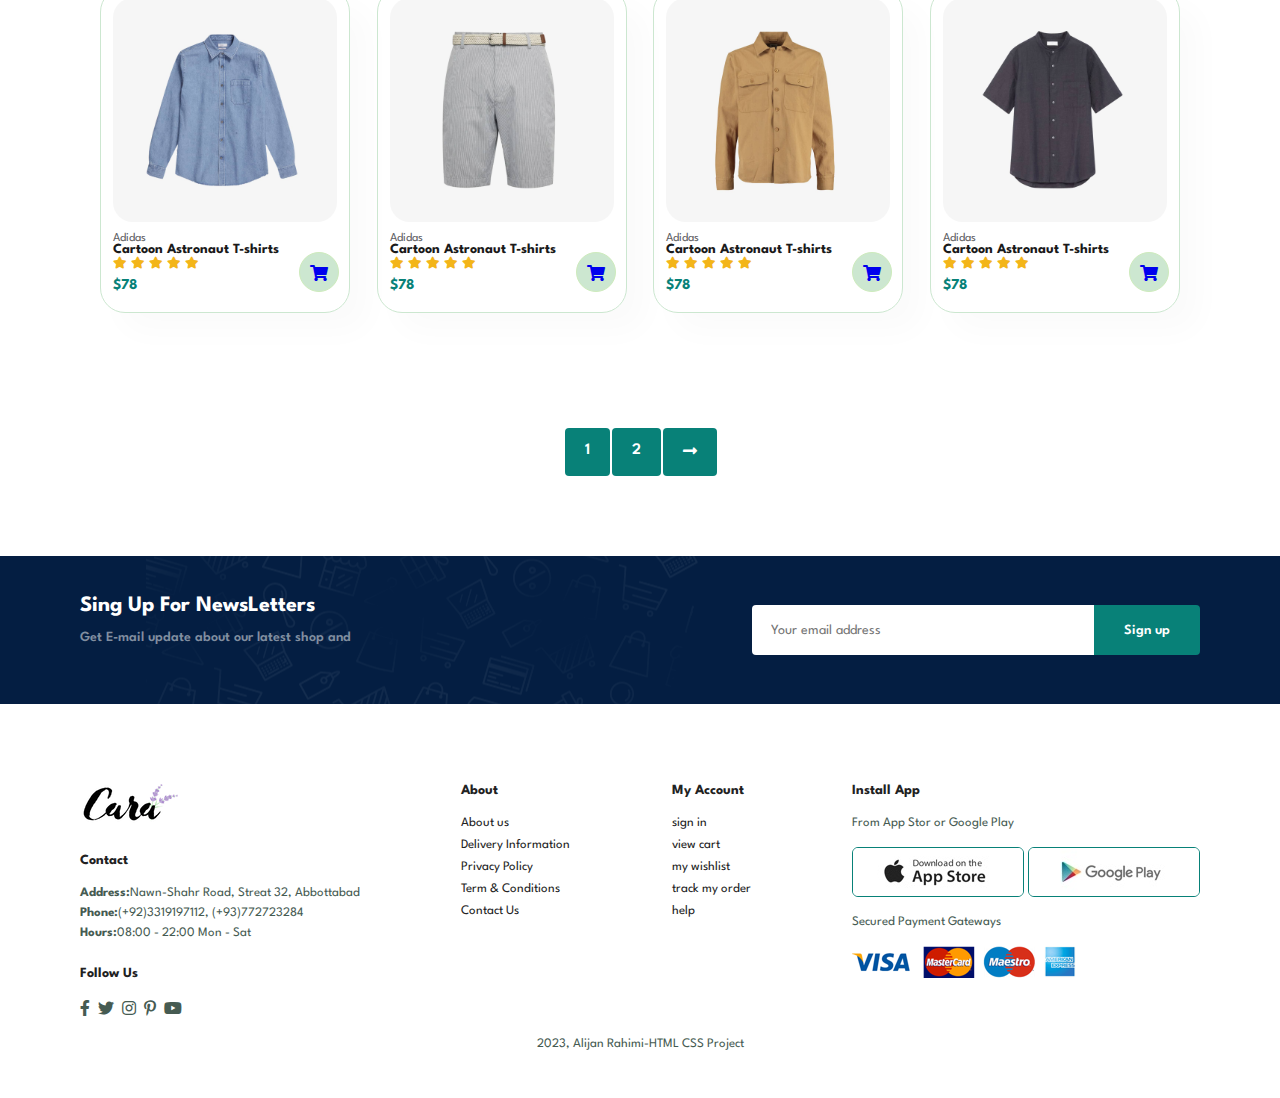
<file: ecommerce project website/shop.html>
<!DOCTYPE html>
<html lang="en">
<head>
    <meta charset="UTF-8">
    <meta http-equiv="X-UA-Compatible" content="IE=edge">
    <meta name="viewport" content="width=device-width, initial-scale=1.0">
    <title>Ecommerce-Website</title>
    <link rel="stylesheet" href="https://use.fontawesome.com/releases/v5.15.4/css/all.css"/>
    <link rel="stylesheet" href="style.css">
</head>
<body>
    <section id="header">
        <a href="#"><img src="img/logo.png" class="logo" alt=""></a>
        <div>
            <ul id="navbar">
                <li><a href="index.html">Home</a></li>
                <li><a class="active" href="shop.html">Shope</a></li>
                <li><a href="blog.html">Blog</a></li>
                <li><a href="about.html">About</a></li>
                <li><a href="contact.html">Contact</a></li>
                <li><a href="cart.html" id="shopping-bag"><i class="fas fa-shopping-cart"></i></a></li>
                <a href="#" id="close-icon"><i class="fas fa-times"></i></a>
            </ul>
        </div>
        <div id="mobile-menu">
            <a href="cart.html"> <i class="fas fa-shopping-cart"></i></a>
            <i id="bar" class="fas fa-outdent"></i>
        </div>
    </section>

    <section id="page-header">
        <h2>#stayhome</h2>
        <p>Save more with coupons & up to 70% off!</p>
    </section>

    <section id="product1" class="section-p1">
        <div class="pro-container">
            <div class="pro" onclick="window.location.href='sproduct.html'">
                <img src="img/products/f1.jpg" alt="">
                <div class="desciption">
                    <span>Adidas</span>
                    <h5>Cartoon Astronaut T-shirts</h5>
                    <div class="star">
                        <i class="fas fa-star"></i>
                        <i class="fas fa-star"></i>
                        <i class="fas fa-star"></i>
                        <i class="fas fa-star"></i>
                        <i class="fas fa-star"></i>
                    </div>
                    <h4>$78</h4>
                </div>
                <a href="#"><i class="fas fa-shopping-cart shopping-icon"></i></a>
            </div>
            <div class="pro" onclick="window.location.href='sproduct.html'">
                <img src="img/products/f2.jpg" alt="">
                <div class="desciption">
                    <span>Adidas</span>
                    <h5>Cartoon Astronaut T-shirts</h5>
                    <div class="star">
                        <i class="fas fa-star"></i>
                        <i class="fas fa-star"></i>
                        <i class="fas fa-star"></i>
                        <i class="fas fa-star"></i>
                        <i class="fas fa-star"></i>
                    </div>
                    <h4>$78</h4>
                </div>
                <a href="#"><i class="fas fa-shopping-cart shopping-icon"></i></a>
            </div>
            <div class="pro" onclick="window.location.href='sproduct.html'">
                <img src="img/products/f3.jpg" alt="">
                <div class="desciption">
                    <span>Adidas</span>
                    <h5>Cartoon Astronaut T-shirts</h5>
                    <div class="star">
                        <i class="fas fa-star"></i>
                        <i class="fas fa-star"></i>
                        <i class="fas fa-star"></i>
                        <i class="fas fa-star"></i>
                        <i class="fas fa-star"></i>
                    </div>
                    <h4>$78</h4>
                </div>
                <a href="#"><i class="fas fa-shopping-cart shopping-icon"></i></a>
            </div>
            <div class="pro" onclick="window.location.href='sproduct.html'">
                <img src="img/products/f4.jpg" alt="">
                <div class="desciption">
                    <span>Adidas</span>
                    <h5>Cartoon Astronaut T-shirts</h5>
                    <div class="star">
                        <i class="fas fa-star"></i>
                        <i class="fas fa-star"></i>
                        <i class="fas fa-star"></i>
                        <i class="fas fa-star"></i>
                        <i class="fas fa-star"></i>
                    </div>
                    <h4>$78</h4>
                </div>
                <a href="#"><i class="fas fa-shopping-cart shopping-icon"></i></a>
            </div>
            <div class="pro">
                <img src="img/products/f5.jpg" alt="">
                <div class="desciption">
                    <span>Adidas</span>
                    <h5>Cartoon Astronaut T-shirts</h5>
                    <div class="star">
                        <i class="fas fa-star"></i>
                        <i class="fas fa-star"></i>
                        <i class="fas fa-star"></i>
                        <i class="fas fa-star"></i>
                        <i class="fas fa-star"></i>
                    </div>
                    <h4>$78</h4>
                </div>
                <a href="#"><i class="fas fa-shopping-cart shopping-icon"></i></a>
            </div>
            <div class="pro">
                <img src="img/products/f6.jpg" alt="">
                <div class="desciption">
                    <span>Adidas</span>
                    <h5>Cartoon Astronaut T-shirts</h5>
                    <div class="star">
                        <i class="fas fa-star"></i>
                        <i class="fas fa-star"></i>
                        <i class="fas fa-star"></i>
                        <i class="fas fa-star"></i>
                        <i class="fas fa-star"></i>
                    </div>
                    <h4>$78</h4>
                </div>
                <a href="#"><i class="fas fa-shopping-cart shopping-icon"></i></a>
            </div>
            <div class="pro">
                <img src="img/products/f7.jpg" alt="">
                <div class="desciption">
                    <span>Adidas</span>
                    <h5>Cartoon Astronaut T-shirts</h5>
                    <div class="star">
                        <i class="fas fa-star"></i>
                        <i class="fas fa-star"></i>
                        <i class="fas fa-star"></i>
                        <i class="fas fa-star"></i>
                        <i class="fas fa-star"></i>
                    </div>
                    <h4>$78</h4>
                </div>
                <a href="#"><i class="fas fa-shopping-cart shopping-icon"></i></a>
            </div>
            <div class="pro">
                <img src="img/products/f8.jpg" alt="">
                <div class="desciption">
                    <span>Adidas</span>
                    <h5>Cartoon Astronaut T-shirts</h5>
                    <div class="star">
                        <i class="fas fa-star"></i>
                        <i class="fas fa-star"></i>
                        <i class="fas fa-star"></i>
                        <i class="fas fa-star"></i>
                        <i class="fas fa-star"></i>
                    </div>
                    <h4>$78</h4>
                </div>
                <a href="#"><i class="fas fa-shopping-cart shopping-icon"></i></a>
            </div>
            <div class="pro">
                <img src="img/products/n1.jpg" alt="">
                <div class="desciption">
                    <span>Adidas</span>
                    <h5>Cartoon Astronaut T-shirts</h5>
                    <div class="star">
                        <i class="fas fa-star"></i>
                        <i class="fas fa-star"></i>
                        <i class="fas fa-star"></i>
                        <i class="fas fa-star"></i>
                        <i class="fas fa-star"></i>
                    </div>
                    <h4>$78</h4>
                </div>
                <a href="#"><i class="fas fa-shopping-cart shopping-icon"></i></a>
            </div>
            <div class="pro">
                <img src="img/products/n2.jpg" alt="">
                <div class="desciption">
                    <span>Adidas</span>
                    <h5>Cartoon Astronaut T-shirts</h5>
                    <div class="star">
                        <i class="fas fa-star"></i>
                        <i class="fas fa-star"></i>
                        <i class="fas fa-star"></i>
                        <i class="fas fa-star"></i>
                        <i class="fas fa-star"></i>
                    </div>
                    <h4>$78</h4>
                </div>
                <a href="#"><i class="fas fa-shopping-cart shopping-icon"></i></a>
            </div>
            <div class="pro">
                <img src="img/products/n3.jpg" alt="">
                <div class="desciption">
                    <span>Adidas</span>
                    <h5>Cartoon Astronaut T-shirts</h5>
                    <div class="star">
                        <i class="fas fa-star"></i>
                        <i class="fas fa-star"></i>
                        <i class="fas fa-star"></i>
                        <i class="fas fa-star"></i>
                        <i class="fas fa-star"></i>
                    </div>
                    <h4>$78</h4>
                </div>
                <a href="#"><i class="fas fa-shopping-cart shopping-icon"></i></a>
            </div>
            <div class="pro">
                <img src="img/products/n4.jpg" alt="">
                <div class="desciption">
                    <span>Adidas</span>
                    <h5>Cartoon Astronaut T-shirts</h5>
                    <div class="star">
                        <i class="fas fa-star"></i>
                        <i class="fas fa-star"></i>
                        <i class="fas fa-star"></i>
                        <i class="fas fa-star"></i>
                        <i class="fas fa-star"></i>
                    </div>
                    <h4>$78</h4>
                </div>
                <a href="#"><i class="fas fa-shopping-cart shopping-icon"></i></a>
            </div>
            <div class="pro">
                <img src="img/products/n5.jpg" alt="">
                <div class="desciption">
                    <span>Adidas</span>
                    <h5>Cartoon Astronaut T-shirts</h5>
                    <div class="star">
                        <i class="fas fa-star"></i>
                        <i class="fas fa-star"></i>
                        <i class="fas fa-star"></i>
                        <i class="fas fa-star"></i>
                        <i class="fas fa-star"></i>
                    </div>
                    <h4>$78</h4>
                </div>
                <a href="#"><i class="fas fa-shopping-cart shopping-icon"></i></a>
            </div>
            <div class="pro">
                <img src="img/products/n6.jpg" alt="">
                <div class="desciption">
                    <span>Adidas</span>
                    <h5>Cartoon Astronaut T-shirts</h5>
                    <div class="star">
                        <i class="fas fa-star"></i>
                        <i class="fas fa-star"></i>
                        <i class="fas fa-star"></i>
                        <i class="fas fa-star"></i>
                        <i class="fas fa-star"></i>
                    </div>
                    <h4>$78</h4>
                </div>
                <a href="#"><i class="fas fa-shopping-cart shopping-icon"></i></a>
            </div>
            <div class="pro">
                <img src="img/products/n7.jpg" alt="">
                <div class="desciption">
                    <span>Adidas</span>
                    <h5>Cartoon Astronaut T-shirts</h5>
                    <div class="star">
                        <i class="fas fa-star"></i>
                        <i class="fas fa-star"></i>
                        <i class="fas fa-star"></i>
                        <i class="fas fa-star"></i>
                        <i class="fas fa-star"></i>
                    </div>
                    <h4>$78</h4>
                </div>
                <a href="#"><i class="fas fa-shopping-cart shopping-icon"></i></a>
            </div>
            <div class="pro">
                <img src="img/products/n8.jpg" alt="">
                <div class="desciption">
                    <span>Adidas</span>
                    <h5>Cartoon Astronaut T-shirts</h5>
                    <div class="star">
                        <i class="fas fa-star"></i>
                        <i class="fas fa-star"></i>
                        <i class="fas fa-star"></i>
                        <i class="fas fa-star"></i>
                        <i class="fas fa-star"></i>
                    </div>
                    <h4>$78</h4>
                </div>
                <a href="#"><i class="fas fa-shopping-cart shopping-icon"></i></a>
            </div>
        </div>
    </section>

    <section id="pagination" class="section-p1">
        <a href="#">1</a>
        <a href="#">2</a>
        <a href="#"><i class="fas fa-long-arrow-alt-right"></i></a>
    </section>

    <section id="newsletter" class="section-p1 section-m1">
        <div class="newstext">
            <h4>Sing Up For NewsLetters</h4>
            <p>Get E-mail update about our latest shop and <span>special offers</span></p>
        </div>
        <div class="form">
            <input type="text" placeholder="Your email address">
            <button class="normal">Sign up</button>
        </div>
    </section>

    <footer class="section-p1">
        <div class="col">
            <img class="logo" src="img/logo.png" alt="">
            <h4>Contact</h4>
            <p><strong>Address:</strong>Nawn-Shahr Road, Streat 32, Abbottabad </p>
            <p><strong>Phone:</strong>(+92)3319197112, (+93)772723284</p>
            <p><strong>Hours:</strong>08:00 - 22:00 Mon - Sat</p>
            <div class="follow">
                <h4>Follow Us</h4>
                <div class="icon">
                    <i class="fab fa-facebook-f"></i>
                    <i class="fab fa-twitter"></i>
                    <i class="fab fa-instagram"></i>
                    <i class="fab fa-pinterest-p"></i>
                    <i class="fab fa-youtube"></i>
                </div>
            </div>
        </div>
        <div class="col">
            <h4>About</h4>
            <a href="#">About us</a>
            <a href="#">Delivery Information</a>
            <a href="#">Privacy Policy</a>
            <a href="#">Term & Conditions</a>
            <a href="#">Contact Us</a>
        </div><div class="col">
            <h4>My Account</h4>
            <a href="#">sign in</a>
            <a href="#">view cart</a>
            <a href="#">my wishlist</a>
            <a href="#">track my order</a>
            <a href="#">help</a>
        </div>
        <div class="col install">
            <h4>Install App</h4>
            <p>From App Stor or Google Play</p>
            <div class="row">
                <img src="img/pay/app.jpg" alt="">
                <img src="img/pay/play.jpg" alt="">
            </div>
            <p>Secured Payment Gateways</p>
            <img src="img/pay/pay.png" alt="">
        </div>
        <div class="copyright">
            <p>2023, Alijan Rahimi-HTML CSS Project</p>
        </div>

    </footer>

    <script src="main.js"></script>
</body>
</html>
</file>
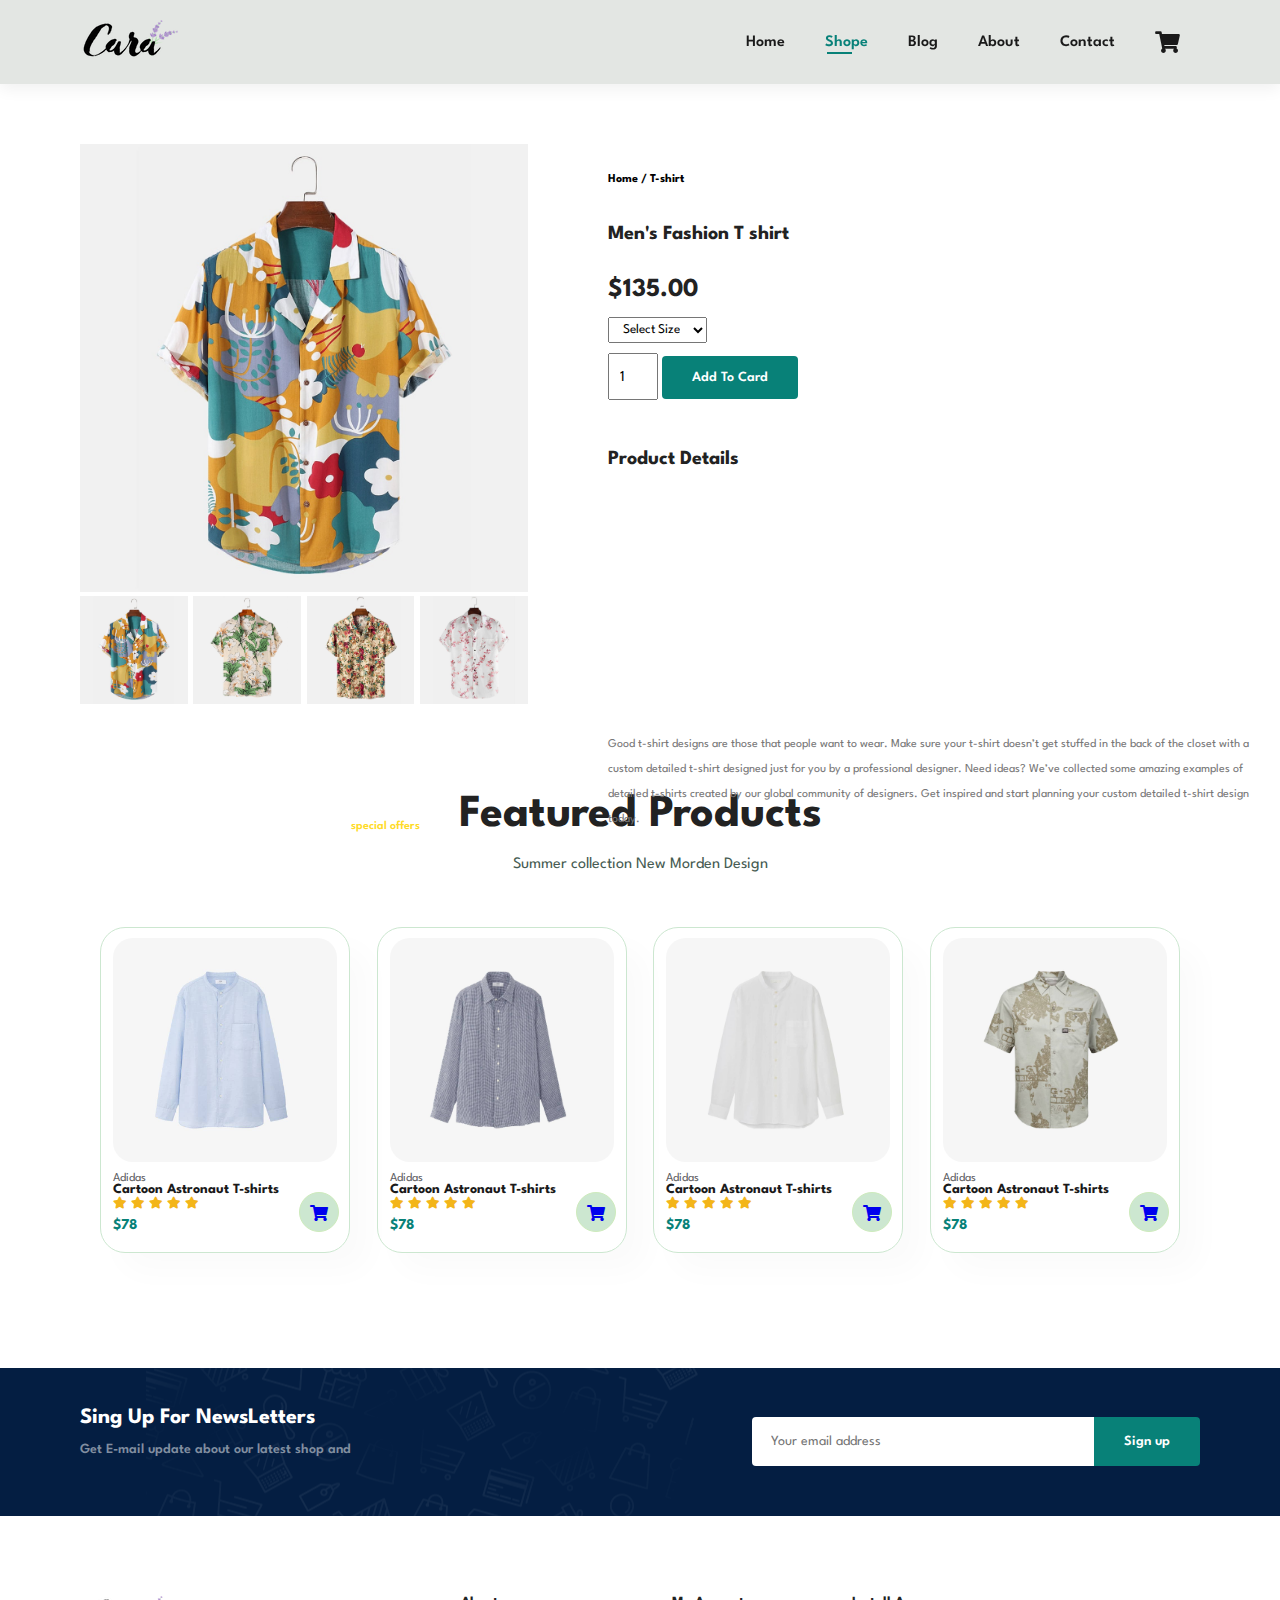
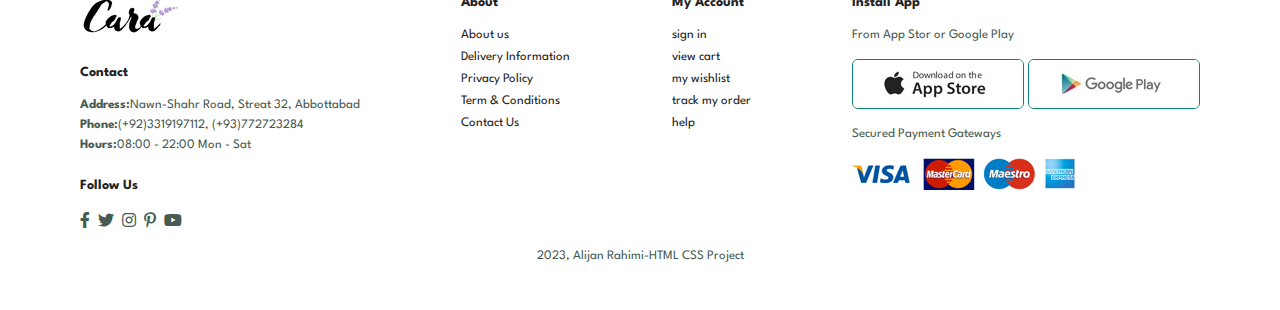
<file: ecommerce project website/sproduct.html>
<!DOCTYPE html>
<html lang="en">
<head>
    <meta charset="UTF-8">
    <meta http-equiv="X-UA-Compatible" content="IE=edge">
    <meta name="viewport" content="width=device-width, initial-scale=1.0">
    <title>Ecommerce-Website</title>
    <link rel="stylesheet" href="https://use.fontawesome.com/releases/v5.15.4/css/all.css"/>
    <link rel="stylesheet" href="style.css">
</head>
<body>
    <section id="header">
        <a href="#"><img src="img/logo.png" class="logo" alt=""></a>
        <div>
            <ul id="navbar">
                <li><a href="index.html">Home</a></li>
                <li><a class="active" href="shop.html">Shope</a></li>
                <li><a href="blog.html">Blog</a></li>
                <li><a href="about.html">About</a></li>
                <li><a href="contact.html">Contact</a></li>
                <li><a href="cart.html" id="shopping-bag"><i class="fas fa-shopping-cart"></i></a></li>
                <a href="#" id="close-icon"><i class="fas fa-times"></i></a>
            </ul>
        </div>
        <div id="mobile-menu">
            <a href="cart.html"> <i class="fas fa-shopping-cart"></i></a>
            <i id="bar" class="fas fa-outdent"></i>
        </div>
    </section>

    <section id="pro-details" class="section-p1">
        <div id="single-pro-image">
            <img src="img/products/f1.jpg" width="100%" id="MainImg" alt="">
            <div class="small-img-group">
                <div class="small-img-colum">
                    <img src="img/products/f1.jpg" width="100%" class="small-img" alt="">
                </div>
                <div class="small-img-colum">
                    <img src="img/products/f2.jpg" width="100%" class="small-img" alt="">
                </div>
                <div class="small-img-colum">
                    <img src="img/products/f3.jpg" width="100%" class="small-img" alt="">
                </div>
                <div class="small-img-colum">
                    <img src="img/products/f4.jpg" width="100%" class="small-img" alt="">
                </div>
            </div>
        </div>
        <div class="single-pro-details">
            <h6>Home / T-shirt</h6>
            <h4>Men's Fashion T shirt</h4>
            <h2>$135.00</h2>
            <select>
                <option>Select Size</option>
                <option>XL</option>
                <option>XXL</option>
                <option>Small</option>
                <option>Large</option>
            </select>
            <input type="number" value="1">
            <button class="normal">Add To Card</button>
            <h4>Product Details</h4>
            <span>Good t-shirt designs are those that people want to wear. Make sure your t-shirt doesn’t
                 get stuffed in the back of the closet with a custom detailed t-shirt designed just for 
                 you by a professional designer. Need ideas? We’ve collected some amazing examples of detailed 
                 t-shirts created by our global community of designers. Get inspired and start planning your 
                 custom detailed t-shirt design today.</span>
        </div>
    </section>

    <section id="product1" class="section-p1">
        <h2>Featured Products</h2>
        <p>Summer collection New Morden Design</p>
        <div class="pro-container">
            <div class="pro">
                <img src="img/products/n1.jpg" alt="">
                <div class="desciption">
                    <span>Adidas</span>
                    <h5>Cartoon Astronaut T-shirts</h5>
                    <div class="star">
                        <i class="fas fa-star"></i>
                        <i class="fas fa-star"></i>
                        <i class="fas fa-star"></i>
                        <i class="fas fa-star"></i>
                        <i class="fas fa-star"></i>
                    </div>
                    <h4>$78</h4>
                </div>
                <a href="#"><i class="fas fa-shopping-cart shopping-icon"></i></a>
            </div>
            <div class="pro">
                <img src="img/products/n2.jpg" alt="">
                <div class="desciption">
                    <span>Adidas</span>
                    <h5>Cartoon Astronaut T-shirts</h5>
                    <div class="star">
                        <i class="fas fa-star"></i>
                        <i class="fas fa-star"></i>
                        <i class="fas fa-star"></i>
                        <i class="fas fa-star"></i>
                        <i class="fas fa-star"></i>
                    </div>
                    <h4>$78</h4>
                </div>
                <a href="#"><i class="fas fa-shopping-cart shopping-icon"></i></a>
            </div>
            <div class="pro">
                <img src="img/products/n3.jpg" alt="">
                <div class="desciption">
                    <span>Adidas</span>
                    <h5>Cartoon Astronaut T-shirts</h5>
                    <div class="star">
                        <i class="fas fa-star"></i>
                        <i class="fas fa-star"></i>
                        <i class="fas fa-star"></i>
                        <i class="fas fa-star"></i>
                        <i class="fas fa-star"></i>
                    </div>
                    <h4>$78</h4>
                </div>
                <a href="#"><i class="fas fa-shopping-cart shopping-icon"></i></a>
            </div>
            <div class="pro">
                <img src="img/products/n4.jpg" alt="">
                <div class="desciption">
                    <span>Adidas</span>
                    <h5>Cartoon Astronaut T-shirts</h5>
                    <div class="star">
                        <i class="fas fa-star"></i>
                        <i class="fas fa-star"></i>
                        <i class="fas fa-star"></i>
                        <i class="fas fa-star"></i>
                        <i class="fas fa-star"></i>
                    </div>
                    <h4>$78</h4>
                </div>
                <a href="#"><i class="fas fa-shopping-cart shopping-icon"></i></a>
            </div>  
        </div>
    </section>

    <section id="newsletter" class="section-p1 section-m1">
        <div class="newstext">
            <h4>Sing Up For NewsLetters</h4>
            <p>Get E-mail update about our latest shop and <span>special offers</span></p>
        </div>
        <div class="form">
            <input type="text" placeholder="Your email address">
            <button class="normal">Sign up</button>
        </div>
    </section>

    <footer class="section-p1">
        <div class="col">
            <img class="logo" src="img/logo.png" alt="">
            <h4>Contact</h4>
            <p><strong>Address:</strong>Nawn-Shahr Road, Streat 32, Abbottabad </p>
            <p><strong>Phone:</strong>(+92)3319197112, (+93)772723284</p>
            <p><strong>Hours:</strong>08:00 - 22:00 Mon - Sat</p>
            <div class="follow">
                <h4>Follow Us</h4>
                <div class="icon">
                    <i class="fab fa-facebook-f"></i>
                    <i class="fab fa-twitter"></i>
                    <i class="fab fa-instagram"></i>
                    <i class="fab fa-pinterest-p"></i>
                    <i class="fab fa-youtube"></i>
                </div>
            </div>
        </div>
        <div class="col">
            <h4>About</h4>
            <a href="#">About us</a>
            <a href="#">Delivery Information</a>
            <a href="#">Privacy Policy</a>
            <a href="#">Term & Conditions</a>
            <a href="#">Contact Us</a>
        </div><div class="col">
            <h4>My Account</h4>
            <a href="#">sign in</a>
            <a href="#">view cart</a>
            <a href="#">my wishlist</a>
            <a href="#">track my order</a>
            <a href="#">help</a>
        </div>
        <div class="col install">
            <h4>Install App</h4>
            <p>From App Stor or Google Play</p>
            <div class="row">
                <img src="img/pay/app.jpg" alt="">
                <img src="img/pay/play.jpg" alt="">
            </div>
            <p>Secured Payment Gateways</p>
            <img src="img/pay/pay.png" alt="">
        </div>
        <div class="copyright">
            <p>2023, Alijan Rahimi-HTML CSS Project</p>
        </div>
    </footer>
    <script src="main.js"></script>
</body>
</html>
</file>
<file: ecommerce project website/style.css>
@import url("https://fonts.googleapis.com/css2?family=Spartan:wght@100;200;300;400;500;600;700;800;900&display=swap");
* {
  margin: 0;
  padding: 0;
  box-sizing: border-box;
  font-family: "Spartan", sans-serif;
}

html {
  scroll-behavior: smooth;
}

/* Global Styles */

h1 {
  font-size: 50px;
  line-height: 64px;
  color: #222;
}

h2 {
  font-size: 46px;
  line-height: 54px;
  color: #222;
}

h4 {
  font-size: 20px;
  color: #222;
}

h6 {
  font-weight: 700;
  font-size: 12px;
}

p {
  font-size: 16px;
  color: #465b52;
  margin: 15px 0 20px 0;
}

.section-p1 {
  padding: 40px 80px;
}

.section-m1 {
  margin: 40px 0;
}
button.normal{
  font-size: 14px;
  font-weight: 600;
  padding: 15px 30px;
  color: #000;
  background-color: #fff;
  border-radius: 4px;
  cursor: pointer;
  border: none;
  outline: none;
  transition: 0.2s;
}
button.white{
  font-size: 13px;
  font-weight: 600;
  padding: 11px 18px;
  color: #fff;
  background-color: transparent;
  cursor: pointer;
  border: 1px solid #fff;
  outline: none;
  transition: 0.2s;
}
body {
  width: 100%;
}

/*Header styling*/

#header{
    display: flex;
    justify-content: space-between;
    align-items: center;
    padding: 20px 80px;
    background: #e3e6e3;
    box-shadow: 0 5px 15px rgba(0, 0,0,0.06);
    position: sticky;
    top:0;
    left: 0;
    z-index: 999;
}
#navbar{
    display: flex;
    align-items: center;
    justify-content: center;
}
#header #mobile-menu{
  display: none;
  align-items: center;
}
#navbar li{
    list-style: none;
    padding: 0 20px;
    position: relative;
}
#navbar li a{
    text-decoration: none;
    font-size: 16px;
    font-weight: 600;
    color: #1a1a1a;
    transition: 0.3ms ease;
}
#shopping-bag i{
  font-size: 22px;
}
#navbar li a:hover,
#navbar li a.active,
#navbor li i.active{
    color: hsl(176, 88%, 27%);
}
#navbar li a.active::after,
#navbar li a:hover::after{
    content: "";
    height: 2px;
    width: 30%;
    background: #088178;
    position: absolute;
    bottom: -4px;
    left: 22px;
}

/* Hero Section styling*/
#hero{
    background-image: url(img/hero4.png);
    height: 90vh;
    width: 100%;
    background-size: cover;
    background-position: top 25% right 0;
    padding: 0 80px;
    display: flex;
    flex-direction: column;
    align-items: flex-start;
    justify-content: center;
}
#hero h4{
    padding-bottom: 15px;
}
#hero h1{
    color: #088178;
}
#hero button{
    background-image: url(img/button.png);
    color: #088178;
    border: 0;
    padding: 14px 80px 14px 65px;
    background-color: transparent;
    background-repeat: no-repeat;
    font-size: 16px;
    font-weight: 700;
    cursor: pointer;
}

/* Feature Section styling*/
#feature{
    display: flex;
    align-items: center;
    justify-content: space-between;
    flex-wrap: wrap;
}
#feature .feature-box{
    width: 180px;
    text-align: center;
    border: 1px solid #cce7d0;
    box-shadow: 20px 20px 34px rgba(0,0,0,0.03);
    border-radius: 4px;
    padding: 25px 15px;
    margin :15px 0;
}
#feature .feature-box img{
    width: 100%;
    margin-bottom: 10px;
}
#feature .feature-box:hover{
    box-shadow: 10px 10px 54px rgba(70,62,221,0.1 );
}
#feature .feature-box h6{
    display: inline-block;
    padding: 9px 8px 6px 8px;
    line-height: 1;
    border-radius: 4px;
    color :#088178;
    background-color: #fddde4;
}
#feature .feature-box:nth-child(2) h6{
  background-color: #cdebbc;
}
#feature .feature-box:nth-child(3) h6{
  background-color: #d1e8f2;
}
#feature .feature-box:nth-child(4) h6{
  background-color: #cdd4f8
}
#feature .feature-box:nth-child(5) h6{
  background-color: #f6dbf6;
}
#feature .feature-box:nth-child(6) h6{
  background-color: #fff2e4;
}
/* Products Section Styling*/
#product1{
  text-align: center;
}
#product1 .pro-container{
  display: flex;
  justify-content: space-between;
  padding: 20px;
  flex-wrap: wrap;
}
#product1 .pro{
  width: 23%;
  min-width: 250px;
  padding: 10px 12px;
  border: 1px solid #cce7d0;
  border-radius: 25px;
  cursor: pointer;
  box-shadow: 20px 20px 30px rgba(0,0,0,0.02);
  margin: 15px 0;
  transition: 0.2ms ease;
  position: relative;
}
#product1 .pro:hover{
  box-shadow: 20px 20px 30px rgba(0,0,0,0.06);
}
#product1 .pro img{
  width: 100%;
  border-radius: 20px;
}
#product1 .pro .desciption{
  text-align: start;
  padding: 10px 0;
}
#product1 .pro .desciption span{
  color: #606063;
  font-size: 12px;
}
#product1 .pro .desciption h5{
  color: #1a1a1a;
  font-size: 14px;
  padding-top: 7px; 
}
#product1 .pro .desciption i{
  font-size: 12px;
  color: rgb(243,181,25);
}
#product1 .pro .desciption h4{
  font-size: 15px;
  padding-top: 7px;
  font-weight: 700;
  color: #088178;
}
#product1 .pro .shopping-icon{
  width: 40px;
  height:  40px;
  line-height: 40px;
  border: 1px solid #cdebbc;
  border-radius: 50px;
  background-color: #cce7d0;
  position: absolute;
  bottom: 20px;
  right: 10px;
}
/*Styling bannar section*/
#bannar{
  display: flex;
  align-items: center;
  justify-content: center;
  text-align: center;
  flex-direction: column;
  background-image: url(img/banner/b2.jpg);
  width: 100%;
  height: 40vh;
  background-position: center;
  background-size: cover;
}
#bannar h4{
  color: #fff;
  font-size: 16px;
}
#bannar h2{
  color: #fff;
  font-size: 30px;
  padding: 1px 0;
}
#bannar h2 span{
  color: red;
}
#bannar button:hover{
  background-color: #088178;
  color: #fff;
}
/* New arrival section*/
#sm-bannar{
  display: flex;
  justify-content: space-between;
  flex-wrap: wrap;
  
}
#sm-bannar .bannar-box{
  display: flex;
  align-items:flex-start;
  justify-content: center;
  flex-direction: column;
  background-image: url(img/banner/b17.jpg);
  min-width: 48%;
  height: 50vh;
  background-position: center;
  background-size: cover;
  padding: 30px;
}
#sm-bannar .bannar-box2{
  background-image: url(img/banner/b10.jpg);
}
#sm-bannar h4{
  color: #fff;
  font-size: 20px;
  font-weight: 300;
}
#sm-bannar h2{
  color: #fff;
  font-size: 28px;
  font-weight: 800;
}
#sm-bannar span{
  color: #fff;
  font-size: 14px;
  font-weight: 500;
  padding-bottom: 15px;
}
#sm-bannar .bannar-box:hover button{
  background-color: #088178;
  border: 1px solid #088178;
}
#bannar3{
  display: flex;
  justify-content: space-between;
  flex-wrap: wrap;
  padding: 0 80px;
}
#bannar3 .bannar-box{
  display: flex;
  align-items:flex-start;
  justify-content: center;
  flex-direction: column;
  background-image: url(img/banner/b7.jpg);
  min-width: 30%;
  height: 30vh;
  background-position: center;
  background-size: cover;
  padding: 20px;
  margin-bottom: 20px;
}
#bannar3 .bannar-box2{
  background-image: url(img/banner/b4.jpg);
}
#bannar3 .bannar-box3{
  background-image: url(img/banner/b18.jpg);
}
#bannar3 h2{
  color: #fff;
  font-weight: 900;
  font-size: 22px;
}
#bannar3 h3{
  color: #e96f6f;
  font-weight: 800;
  font-size: 15px;
}
/*News Letter section*/
#newsletter{
  display: flex;
  justify-content: space-between;
  flex-wrap: wrap;
  align-items: center;
  background-image: url(img/banner/b14.png);
  background-repeat: no-repeat;
  background-position: 20% 30%;
  background-color: #041e42;
}
#newsletter .form{
  display: flex;
  width: 40%;
}
#newsletter h4{
  font-size: 22px;
  font-weight: 700;
  color: #fff;
}
#newsletter p{
  font-size: 14px;
  font-weight: 600;
  color: #818ea0;
}
#newsletter p span{
  color: #ffdb27;
}
#newsletter input{
  height: 3.12rem;
  padding: 0 1.25em;
  font-size: 14px;
  width: 100%;
  border: 1px solid transparent;
  border-radius: 4px;
  outline: none;
  border-top-right-radius: 0;
  border-bottom-right-radius: 0;
}
#newsletter button{
  background-color: #088178;
  color: #fff;
  white-space: nowrap;
  border-top-left-radius: 0;
  border-bottom-left-radius: 0;
}

/*footer Section*/
footer{
  display: flex;
  flex-wrap: wrap;
  justify-content: space-between;
}
footer .col{
  display: flex;
  flex-direction: column;
  align-items: flex-start;
  margin-bottom: 20px;
}
footer .logo{
  margin-bottom: 30px;
}
footer h4{
  font-size: 14px;
  padding-bottom:20px ;
}
footer p{
  font-size: 13px;
  margin: 0 0 8px 0;
}
footer a{
  font-size: 13px;
  margin-bottom: 10px;
  text-decoration: none;
  color: #222;
}
footer .follow{
  margin-top: 20px;
}
footer .follow i{
  color: #465b52;
  padding-right: 4px;
  cursor: pointer;
}

footer .install .row img{
  border: 1px solid #088178;
  border-radius: 6px;
}
footer .install img{
  margin: 10px 0 15px 0;
}
footer .follow .i:hover,
footer a:hover{
  color: #088178;
}
footer .copyright{
  width: 100%;
  text-align: center;
}
#header .mobile-menu{
  display: none;
}
#close-icon{
  display: none;
  align-items: center;
}

/* Disigning shopping page*/

#page-header{
  background-image: url(img/banner/b1.jpg);
  height: 40vh;
  width: 100%;
  display: flex;  
  flex-direction: column;
  text-align: center;
  justify-content: center;
  padding: 14px;
}
#page-header h2,
  #page-header p{
    color: #fff;
}
#pagination{
  display: flex;
  justify-content: center;
  text-align: center;
}
#pagination a{
  background-color: #088178;
  color: #fff;
  font-size: 16px;
  font-weight: 600;
  text-decoration: none;
  padding: 15px 20px;
  border-radius: 4px;
  margin-left: 2px;
}

/*single Product(sproduct) page style*/
#pro-details{
  display: flex;
  margin-top: 20px;
  
}
#single-pro-image{
  width: 40%;
  margin-right: 50px;
}
.small-img-group{
  display: flex;
  justify-content: space-between;
}
.small-img-colum{
  width: 24%;
  cursor: pointer;
}
.single-pro-details{
  width: 50%;
  padding: 30px;
}
.single-pro-details h4{
  padding: 40px 0 20px 0;
}
.single-pro-details h2{
  font-size: 26px;
}
.single-pro-details select{
  display: block;
  padding: 5px 10px;
  margin-bottom: 10px;
}
.single-pro-details input{
  width: 50px;
  height: 47px;
  padding-left: 10px;
  font-size: 15px;
  margin-bottom: 10px;
}
.single-pro-details input:focus{
  outline: none;
}
.single-pro-details button{
  color: #fff;
  background: #088178;
}
.single-pro-details span{
  line-height: 25px;
}

/*Blog page Styling*/
#page-header.blog-header{
  background-image: url(img/banner/b19.jpg);
}
#blog-page{
  padding: 150px 150px 0 150px;
}
#blog-page .blog-box{
  display: flex;
  align-items: center;
  width: 100%;
  position: relative;
  padding-bottom: 80px;
}
#blog-page .blog-img{
  width: 50%;
  margin-right: 40px;
  
}
#blog-page img{
  width: 100%;
  height: 300px;
  object-fit: cover;
}
.blog-details{
  width: 50%;
}
.blog-details a{
  color: #000;
  text-decoration: none;
  font-weight: 700;
  font-size: 11px;
  position: relative;
  transition: 0.3s;
}
.blog-details a::after{
  content: "";
  width: 45px;
  height: 2px;
  background: #000;
  top: 4px;
  right: -60px;
  position: absolute;
}
.blog-details a:hover::after{
  background:#088178;
}
.blog-details a:hover{
  color: #088178;
}
#blog-page h1{
  position: absolute;
  color:#818ea0;
  top: -35px;
  left: 0;
  font-size: 80px;
  font-weight: 700;
  z-index: -9;
}
/*About Page styling*/

#page-header.about-header{
  background-image:url(img/about/banner.png);
  background-size: cover;
}
#about-head{
  display: flex;
  align-items: center;
}
#about-head img{
  width: 50%;
  height: auto;
}
#about-head .about-details{
  padding-left:40px ;
}

#about-app{
  text-align: center;
  }
#about-app .video{
  width: 70%;
  height: 100%;
  margin:30px auto 0 auto;
  
}
#about-app .video video{
  width: 100%;
  height: 100%;
}
/*contact page disign and styling*/
#contact-details{
  display: flex;
  justify-content: space-between;
}
#contact-details .details{
  width: 40%;
}
#contact-details .details span,
#form-details form span{
  font-size: 12px;
}
#contact-details .details h2,
#form-details form h2{
  font-size: 26px;
  line-height: 35px;
  padding: 20px 0;
}
#contact-details .details h3{
  font-size: 16px;
  padding-bottom: 15px;
}
#contact-details li{
  list-style: none;
  display: flex;
  padding: 10px 0;
}
#contact-details li i{
  font-size: 14px;
  padding-right: 22px;
}
#contact-details li p{
  font-size: 14px;
  margin: 0;
}
#contact-details .map{
  width: 55%;
  height: 400px;
}
#contact-details .map iframe{
  width: 100%;
  height: 100%;
}

#form-details{
  display: flex;
  justify-content: space-between;
  align-items: center;
  border: 1px solid #e1e1e1;
  margin: 30px;
  padding: 80px;
}
#form-details form{
  display: flex;
  flex-direction: column;
  align-items: flex-start;
  width: 65%;
}
#form-details form input,
#form-details form textarea{
  width: 100%;
  padding: 12px 15px;
  margin-bottom: 20px;
  outline: none;
  border: 1px solid #e1e1e1;
}
#form-details form button{
  background: #088178;
  color: #fff;
}
#form-details .people div{
  padding-bottom: 20px;
  display: flex;
  align-items: flex-start;
}
#form-details .people div img{
  width: 65px;
  height: 65px;
  background-size: cover;
  margin-right: 20px;
}
#form-details .people div p{
  font-size: 13px;
  margin: 0;
  line-height: 25px;
}
#form-details .people div p span{
  display: block;
  font-size: 16px;
  font-weight: 600;
  color: #000;
}
/*Cart page Styling*/
#cart-page{
  overflow-x: auto;
}
#cart-page table{
  width: 100%;
  table-layout: fixed;
  border-collapse: collapse;
  white-space: nowrap;
}
#cart-page table img{
  width: 70px;
}
#cart-page table td:nth-child(1){
  width: 100px;
  text-align: center;
}
#cart-page table td:nth-child(2){
  width: 150px;
  text-align: center;
}
#cart-page table td:nth-child(3){
  width: 250px;
  text-align: center;
}
#cart-page table td:nth-child(4),
#cart-page table td:nth-child(5),
#cart-page table td:nth-child(6){
  width: 150px;
  text-align: center;
}
#cart-page table td:nth-child(5) input{
  width: 70px;
  padding: 10px 5px 10px 15px;
}
#cart-page table thead{
  border: 1px solid #e2e9e1;
  border-left: none;
  border-right: none;
}
#cart-page table thead td{
  font-weight: 700;
  font-size:13px;
  text-transform: uppercase;
  padding: 18px 0;
}
#cart-page table tbody tr td{
  padding-top: 15px;
}
#cart-page table tbody td{
  font-size: 13px;
}
#cart-add{
  display: flex;
  flex-wrap: wrap;
  justify-content: space-between;
}
#coupon{
  width: 50%;
  margin-bottom: 30px;
}
#coupon h3,
#subtotal h3{
  padding-bottom: 15px;
}
#coupon input{
  padding: 10px 20px;
  width: 60%;
  outline: none;
  margin-right: 10px;
  border: 1px solid #e2e9e1;
}
#coupon button{
  background-color: #088178;
  color: #fff;
  padding: 12px 20px;
}
#subtotal{
  width: 50%;
  border: 1px solid #e2e9e1;
  padding: 30px;
  margin-bottom: 30px;
}
#subtotal table{
  border-collapse: collapse;
  width: 100%;
  margin-bottom: 20px;
}
#subtotal table td{
  width: 50%;
  font-size: 13px;
  border: 1px solid #e2e9e1;
  padding: 10px;
}
#subtotal button{
  background-color: #088178;
  color: #fff;
  padding: 12px 20px;
}











































@media(max-width:900px){
   /*Styling Bloge page for large Tablet */
 #blog-page {
  padding: 80px 60px 0px 60px;
  }
  #page-header.blog-header {
    background-size: cover;
    background-position: top 10% right 0;
  }
  /* Making responsive the index page*/
  #sm-bannar .bannar-box {
    min-width: 100%;
    height: 40vh;
}
#bannar3 .bannar-box {
  min-width: 100%;
  height: 20vh;
}
#newsletter .form {
  width: 80%;
}
}




/*Start Media Query Styling*/
@media(max-width:799px){
  .section-p1{
    padding: 40px 40px;
  }
  #navbar{
    display: flex;
    flex-direction: column;
    justify-content: flex-start;
    align-items: flex-start;
    position: fixed;
    top: 0;
    right: -300px;
    height: 100vh;
    width: 40%;
    background-color: #e3e6e3;
    padding: 100px 0 0 10px;
    transition: 0.5s;
  }
  #navbar.active{
    right: 0px;
  }
  #navbar li{
    margin-bottom: 25px;
  }
   #header #mobile-menu{
    display: flex;
    align-items: center;
  }
  #mobile-menu i{
    padding-left: 20px;
    font-size: 24px;
  }
  #close-icon{
    display: initial;
    color: #222;
    font-size: 20px;
    top: 50px;
    left: 40px;
    position: absolute;
  }
  #shopping-bag{
    display: none;
  }
  #hero{
    height: 70vh;
    padding: 0 80px;
    background-position: top 30% right 35%;
  }
  #feature{
    justify-content: center;
  }
  #feature .feature-box{
    margin: 15px 15px;
  }
  #product1{
    text-align: center;
  }
  #product1 .pro-container{
    justify-content: center;
  }
  #product1 .pro{
    margin: 15px;
  }
  #bannar {
  height: 20vh;
  }
  #sm-bannar{
    justify-content: center;
  }
  #sm-bannar .bannar-box {
    min-width: 90%;
    height: 30vh;
    padding: 30px 40px;
  }
  #bannar3{
    padding: 0 40px;
  }
  #bannar3 .bannar-box {
    width: 28%;
  }
  #newsletter .form{
    width: 70%;
  }
   /*Styling Bloge page for Tablet */
 #blog-page {
  padding: 80px 50px 0px 50px;
  }
  #page-header.blog-header {
    background-size: cover;
    background-position: top 10% right 0;
  }
  /*Making contact page responsive*/
  #form-details {
    padding: 40px;
  }
  #form-details form{
    width: 50%;
    align-items: start;
  }

}




/*Small Mobile Styling*/

@media(max-width:477px){
  #header{
    padding: 10px 50px;
  }
  h2{
    font-size: 32px;
  }
  h1{
    font-size: 38px;
  }
  #hero {
    padding: 0 20px;
    background-position: 50%;
  }
  .section-p1 {
    padding: 20px;
  }
  #feature{
    justify-content: space-between;
  }
  #feature .feature-box{
    width: 155px;
    margin: 0 0 15px 0;
  }
  #product1 .pro{
    width: 100%;
  }
  #bannar {
    height: 40vh;
  }
  #sm-bannar .bannar-box2{
    margin-top: 20px;
  }
  #bannar3{
    padding: 0 20px;
  }
  #bannar3 .bannar-box{
    width: 100%;
  }
  #newsletter{
    padding: 40px 20px;
  }
  #newsletter .form {
    width: 100%;
 }
 footer .copyright {
  text-align: start;
  }


  /* styling single product page(sproduct page)*/
  #pro-details {
    display: flex;
    flex-direction: column;
  }
  #single-pro-image {
    width: 100%;
  }
  .single-pro-details {
    width: 100%;
  }

  /*Styling Bloge page for Small Mobile */
  #page-header.blog-header {
    background-size: cover;
    background-position: top 10% right 0;
  }
  .section-p1 {
    padding: 40px 20px;
  }
  #blog-page {
    padding: 50px 20px 0px 20px;
  }
  #blog-page .blog-box {
    width: 100%;
    flex-direction: column;
 }
 #blog-page h1{
  font-size: 60px;
  font-weight: 800;
 
}
#blog-page .blog-img {
  width: 100%;
  margin-right: 0;
  margin-bottom: 30px;
}
#blog-page img {
 align-self: center;
}
.blog-details {
  width: 100%;
}
/* Make About Page Responsive for Mobile Device*/
#about-head {
  display: flex;
  flex-direction:column;
}
#about-head img {
  width: 100%;
  height: auto;
}
#about-head .about-details {
  padding-top: 30px;
  padding-left: 0;
}
#about-app .video{
  width: 100%;
}
/*Contact page styling*/
#contact-details {
  flex-direction: column;
}
#contact-details .details {
  width: 100%;
}
#contact-details .map {
  width: 100%;
  height: 250px;
}
#form-details {
  margin: 20px 20px;
  padding: 20px;
  flex-direction: column;
}
#form-details form {
  width: 100%;
  margin-bottom: 40px;
}
/*Making responsive the Cart page*/
#cart-add {
  flex-direction: column;
}
#coupon {
  width: 100%;
  margin-bottom: 20px;
  text-align: center;
}
#coupon input {
  width: 70%;
}
#coupon div{
  display:flex;
  justify-content: center;
}
#subtotal {
  width: 100%;
  
}
}
.hersey{
  height: 100%;
  width: 100%;
  background-image: linear-gradient(rgba(0,0,0,0.4), rgba(0,0,0,0.4));
  background-position: center;
  background-size: cover;
  position: absolute;
}


.form-kutusu{
  width: 380px;
  height:480px;
  position: relative;
  margin: 6% auto;
  background: #fff;
  padding: 5px;
  overflow: hidden;
}

.buton-kutusu{
  width: 230px;
  margin: 35px auto;
  position: relative;
  box-shadow: 0 0 20px 9px #ff61241f;
  border-radius: 30px;
}

.gir{
  padding: 10px 30px;
  cursor: pointer;
  background: transparent;
  border: 0;
  outline: none;
  position: relative;
}

#deneme{
  top: 0;
  left: 0;
  position: absolute;
  width: 140px;
  height: 100%;
  background: linear-gradient(to right, #ff105f, #ff195f, #ffad06);
  border-radius: 30px;
  transition: .5s;
}

.sosyal-medya{
  margin: 30px auto;
  text-align: center;
}

.sosyal-medya img{
 width: 45px;
 margin: 0 12px;
 box-shadow: 0 0 20px 0 #7f7f7f3d;
 cursor: pointer;
 border-radius: 50%;
}

.ekstra{
  top: 180px;
  position: absolute;
  width: 280px;
  transition: .5s;
}

.ekstra{
  top: 180px;
  position: absolute;
  width: 280px;
  transition: .5s;
}

.golge{
  width: 100%;
  padding: 10px;
  margin: 5px 0px;
  border-left: 0;
  border-top: 0;
  border-right: 0;
  border-bottom: 1px solid #999;
  outline: none;
  background: transparent;
}

.gonder{
  width: 85%;
  padding: 10px 30px;
  cursor: pointer;
  display: block;
  margin: auto;
  background: linear-gradient(to right, #ff105f, #ff195f, #ffad06);
  border: 0;
  outline: none;
  border-radius: 30px;
}

.sorgula{
  margin: 30px 10px 30px 0;
}

span{
  color:#777;
  font-size: 12px;
  bottom: 68px;
  position: absolute;
}

#e-giris{
  left: 50px;
}
#e-kayit{
  left: 450px;
}
</file>
